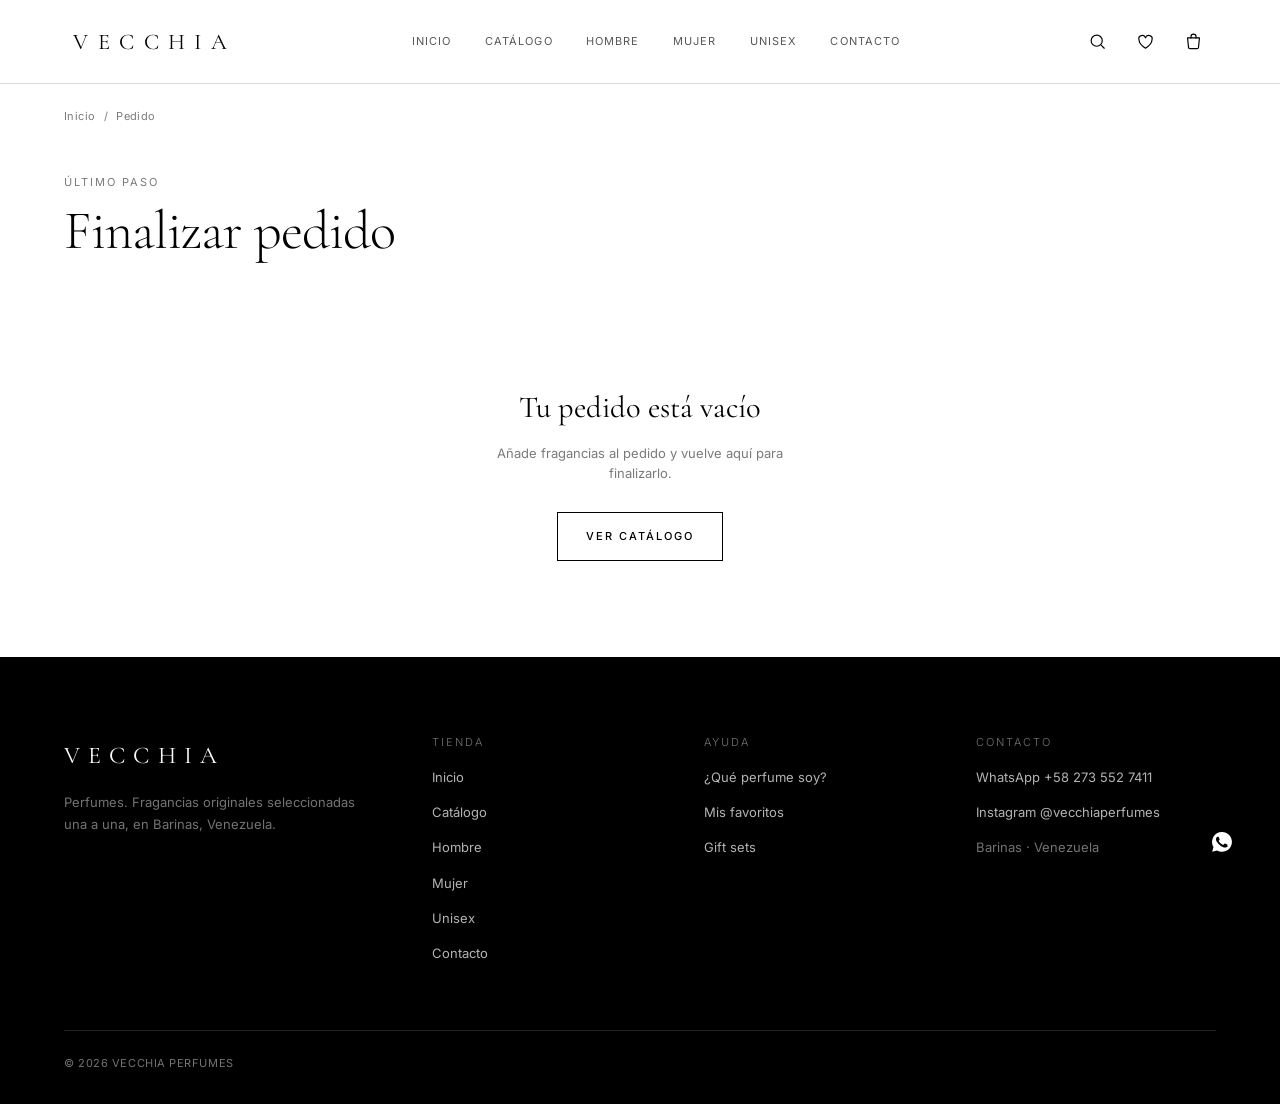
<file: checkout.html>
<!DOCTYPE html>
<html lang="es">
<head>
<meta charset="UTF-8">
<meta name="viewport" content="width=device-width,initial-scale=1,viewport-fit=cover">
<title>Finalizar pedido | VECCHIA PERFUMES</title>
<meta name="description" content="Revisa tu pedido y envíanoslo por WhatsApp para coordinar pago y entrega.">
<meta name="theme-color" content="#000000">
<link rel="canonical" href="https://prueba-vou6.vercel.app/checkout.html">
<meta property="og:type" content="website">
<meta property="og:site_name" content="VECCHIA PERFUMES">
<meta property="og:locale" content="es_VE">
<meta property="og:title" content="Finalizar pedido | VECCHIA PERFUMES">
<meta property="og:description" content="Revisa tu pedido y envíanoslo por WhatsApp para coordinar pago y entrega.">
<meta property="og:url" content="https://prueba-vou6.vercel.app/checkout.html">
<meta property="og:image" content="https://images.unsplash.com/photo-1541643600914-78b084683601?w=1800&q=80">
<meta name="twitter:card" content="summary_large_image">
<meta name="twitter:title" content="Finalizar pedido | VECCHIA PERFUMES">
<meta name="twitter:description" content="Revisa tu pedido y envíanoslo por WhatsApp para coordinar pago y entrega.">
<meta name="twitter:image" content="https://images.unsplash.com/photo-1541643600914-78b084683601?w=1800&q=80">
<link rel="icon" href="data:image/svg+xml,%3Csvg xmlns='http://www.w3.org/2000/svg' viewBox='0 0 32 32'%3E%3Crect width='32' height='32' fill='%23000'/%3E%3Ctext x='16' y='23' font-family='Georgia,serif' font-size='19' fill='%23fff' text-anchor='middle'%3EV%3C/text%3E%3C/svg%3E">
<link rel="preconnect" href="https://fonts.googleapis.com"><link rel="preconnect" href="https://fonts.gstatic.com" crossorigin><link href="https://fonts.googleapis.com/css2?family=Cormorant+Garamond:ital,wght@0,300;0,400;0,500;1,300;1,400&family=Inter:wght@300;400;500;600&display=swap" rel="stylesheet">
<link rel="stylesheet" href="vecchia.css">
</head>
<body>
<a class="skip-link" href="#main">Saltar al contenido</a>
<noscript><div style="padding:1rem;background:#000;color:#fff;text-align:center;font-size:.85rem">
Esta tienda necesita JavaScript para el catálogo y el pedido.
<a href="https://wa.me/582735527411" style="color:#fff;text-decoration:underline">Escríbenos por WhatsApp</a>.
</div></noscript>

<main id="main" class="page">
  <div class="wrap">
    <nav class="crumbs" aria-label="Ruta"><a href="index.html">Inicio</a><span>/</span><span>Pedido</span></nav>
    <header class="page-head">
      <p class="eyebrow">Último paso</p>
      <h1 class="section-title">Finalizar pedido</h1>
    </header>

    <div id="ck-empty" hidden></div>

    <div class="pdp" id="ck-wrap" style="align-items:start">
      <section aria-labelledby="h-resumen">
        <h2 class="eyebrow" id="h-resumen">Resumen</h2>
        <div id="ck-lines"></div>
        <div class="totals mt-3" id="ck-totals"></div>
      </section>

      <section aria-labelledby="h-datos">
        <h2 class="eyebrow" id="h-datos">Tus datos</h2>
        <form id="ck-form" novalidate>
          <div class="filter-row" style="gap:var(--s2)">
            <div class="field" style="flex:1 1 180px">
              <label for="ck-name">Nombre *</label>
              <input id="ck-name" name="name" autocomplete="given-name" required>
              <p class="err" id="err-name"></p>
            </div>
            <div class="field" style="flex:1 1 180px">
              <label for="ck-last">Apellido *</label>
              <input id="ck-last" name="last" autocomplete="family-name" required>
              <p class="err" id="err-last"></p>
            </div>
          </div>
          <div class="filter-row" style="gap:var(--s2)">
            <div class="field" style="flex:1 1 180px">
              <label for="ck-phone">Teléfono / WhatsApp *</label>
              <input id="ck-phone" name="phone" type="tel" inputmode="tel" autocomplete="tel"
                     required placeholder="0414 000 0000">
              <p class="err" id="err-phone"></p>
            </div>
            <div class="field" style="flex:1 1 180px">
              <label for="ck-doc">Cédula / RIF *</label>
              <input id="ck-doc" name="doc" required placeholder="V-12345678">
              <p class="err" id="err-doc"></p>
            </div>
          </div>
          <div class="field">
            <label for="ck-address">Dirección *</label>
            <input id="ck-address" name="address" autocomplete="street-address" required
                   placeholder="Calle, edificio, punto de referencia">
            <p class="err" id="err-address"></p>
          </div>
          <div class="field">
            <label for="ck-city">Ciudad *</label>
            <input id="ck-city" name="city" autocomplete="address-level2" required>
            <p class="err" id="err-city"></p>
          </div>
          <div class="field">
            <label for="ck-pay">Método de pago</label>
            <select id="ck-pay" name="pay" class="field">
              <option>Pago móvil</option>
              <option>Transferencia bancaria</option>
              <option>Efectivo (divisas)</option>
              <option>Zelle</option>
              <option>Lo acuerdo por WhatsApp</option>
            </select>
          </div>
          <div class="field">
            <label for="ck-notes">Notas del pedido (opcional)</label>
            <textarea id="ck-notes" name="notes" rows="3"
              placeholder="Referencia de entrega, horario preferido…"></textarea>
          </div>
          <button class="btn btn--block" type="submit">Enviar pedido por WhatsApp</button>
          <p class="meta mt-3" style="text-transform:none;letter-spacing:0;line-height:1.6">
            Al enviar se abre WhatsApp con el pedido ya redactado. Confirmamos disponibilidad,
            total y forma de pago por ese mismo chat. No se procesa ningún cobro en esta web.
          </p>
        </form>
      </section>
    </div>
  </div>
</main>
<script src="data.js"></script>
<script src="app.js"></script>
<script>
document.addEventListener('vecchia:ready', function () {
  var V = window.Vecchia, $ = V.$, esc = V.esc;

  function render() {
    var lines = V.Cart.detailed();
    var wrap = $('#ck-wrap'), empty = $('#ck-empty');
    if (!lines.length) {
      wrap.hidden = true; empty.hidden = false;
      empty.innerHTML = '<div class="state"><p class="state__title">Tu pedido está vacío</p>' +
        '<p class="state__text">Añade fragancias al pedido y vuelve aquí para finalizarlo.</p>' +
        '<a class="btn" href="catalogo.html">Ver catálogo</a></div>';
      return;
    }
    wrap.hidden = false; empty.hidden = true;

    $('#ck-lines').innerHTML = lines.map(function (l) {
      var p = l.product;
      return '<div class="line">' +
        '<div class="' + V.mediaClass(p, 'line__img') + '">' + V.imgTag(p, 'lazy') + '</div>' +
        '<div>' + (p.brand ? '<p class="line__brand">' + esc(p.brand) + '</p>' : '') +
        '<a class="line__name link-underline" href="producto.html?id=' + esc(p.id) + '">' + esc(p.name) + '</a>' +
        '<div class="line__row"><span class="qty">' +
          '<button data-ck="dec" data-id="' + esc(p.id) + '" aria-label="Quitar una unidad de ' + esc(p.name) + '">−</button>' +
          '<output aria-label="Cantidad">' + l.qty + '</output>' +
          '<button data-ck="inc" data-id="' + esc(p.id) + '" aria-label="Añadir una unidad de ' + esc(p.name) + '">+</button>' +
        '</span><span class="line__price">' + V.money(l.lineCents) + '</span></div>' +
        '<button class="line__remove" data-ck="del" data-id="' + esc(p.id) + '">Eliminar</button>' +
        '</div></div>';
    }).join('');

    $('#ck-totals').innerHTML =
      '<div class="t-sub"><span>Subtotal (' + V.Cart.count() + ' art.)</span><span>' +
        V.money(V.Cart.subtotalCents()) + '</span></div>' +
      '<div class="t-sub"><span>Envío</span><span>Se coordina por WhatsApp</span></div>' +
      '<div class="t-total"><span>Total</span><span>' + V.money(V.Cart.totalCents()) + '</span></div>' +
      (V.Rate.bs(V.Cart.totalCents())
        ? '<div class="t-sub t-bs"><span>' + esc(V.Rate.stamp()) + '</span><span>' +
          esc(V.Rate.bs(V.Cart.totalCents())) + '</span></div>' : '');
  }

  document.addEventListener('click', function (e) {
    var b = e.target.closest('[data-ck]'); if (!b) return;
    var id = b.getAttribute('data-id'), a = b.getAttribute('data-ck');
    if (a === 'inc') V.Cart.setQty(id, V.Cart.qtyOf(id) + 1);
    if (a === 'dec') V.Cart.setQty(id, V.Cart.qtyOf(id) - 1);
    if (a === 'del') V.Cart.remove(id);
  });
  document.addEventListener('vecchia:ui', render);
  document.addEventListener('vecchia:rate', render);
  render();

  var form = $('#ck-form');
  var RULES = {
    name:    function (v) { return v.trim().length >= 2 || 'Escribe tu nombre.'; },
    last:    function (v) { return v.trim().length >= 2 || 'Escribe tu apellido.'; },
    phone:   function (v) { return (v.replace(/[^0-9]/g, '').length >= 7) || 'Escribe un teléfono válido.'; },
    doc:     function (v) { return (v.replace(/[^0-9]/g, '').length >= 6) || 'Escribe tu cédula o RIF.'; },
    address: function (v) { return v.trim().length >= 5 || 'Escribe tu dirección.'; },
    city:    function (v) { return v.trim().length >= 2 || 'Indica tu ciudad.'; }
  };

  function validate(showAll) {
    var ok = true, firstBad = null;
    Object.keys(RULES).forEach(function (k) {
      var input = form.elements[k], msg = RULES[k](input.value);
      var err = $('#err-' + k);
      if (msg !== true) {
        ok = false;
        if (showAll || input.dataset.touched) {
          err.textContent = msg;
          input.setAttribute('aria-invalid', 'true');
          if (!firstBad) firstBad = input;
        }
      } else { err.textContent = ''; input.removeAttribute('aria-invalid'); }
    });
    return { ok: ok, firstBad: firstBad };
  }

  Object.keys(RULES).forEach(function (k) {
    form.elements[k].addEventListener('blur', function () { this.dataset.touched = '1'; validate(false); });
    form.elements[k].addEventListener('input', function () { validate(false); });
  });

  form.addEventListener('submit', function (e) {
    e.preventDefault();
    var lines = V.Cart.detailed();
    if (!lines.length) { V.Toast.show('Tu pedido está vacío'); return; }
    var r = validate(true);
    if (!r.ok) { if (r.firstBad) r.firstBad.focus(); V.Toast.show('Revisa los datos marcados'); return; }

    var f = form.elements;
    var bsTotal = V.Rate.bs(V.Cart.totalCents());
    var NL = String.fromCharCode(10);   // salto de línea real en WhatsApp
    var out = ['Hola, quiero realizar este pedido en Vecchia Perfumes:', ''];
    lines.forEach(function (l) {
      out.push(l.product.name + ' x ' + l.qty + ' - ' + V.money(l.lineCents));
    });
    out.push('');
    out.push('Subtotal: ' + V.money(V.Cart.subtotalCents()));
    out.push('Total: ' + V.money(V.Cart.totalCents()));
    if (bsTotal) out.push('Equivalente: ' + bsTotal);
    out.push('');
    out.push('Nombre: ' + f.name.value.trim() + ' ' + f.last.value.trim());
    out.push('Telefono: ' + f.phone.value.trim());
    out.push('Cedula / RIF: ' + f.doc.value.trim());
    out.push('Direccion: ' + f.address.value.trim());
    out.push('Ciudad: ' + f.city.value.trim());
    out.push('Metodo de pago: ' + f.pay.value);
    if (f.notes.value.trim()) out.push('Notas: ' + f.notes.value.trim());
    var txt = out.join(NL);

    window.open(V.waLink(txt), '_blank', 'noopener');
    V.Toast.show('Abriendo WhatsApp con tu pedido', 'check');
  });
});
</script>
</body>
</html>
</file>
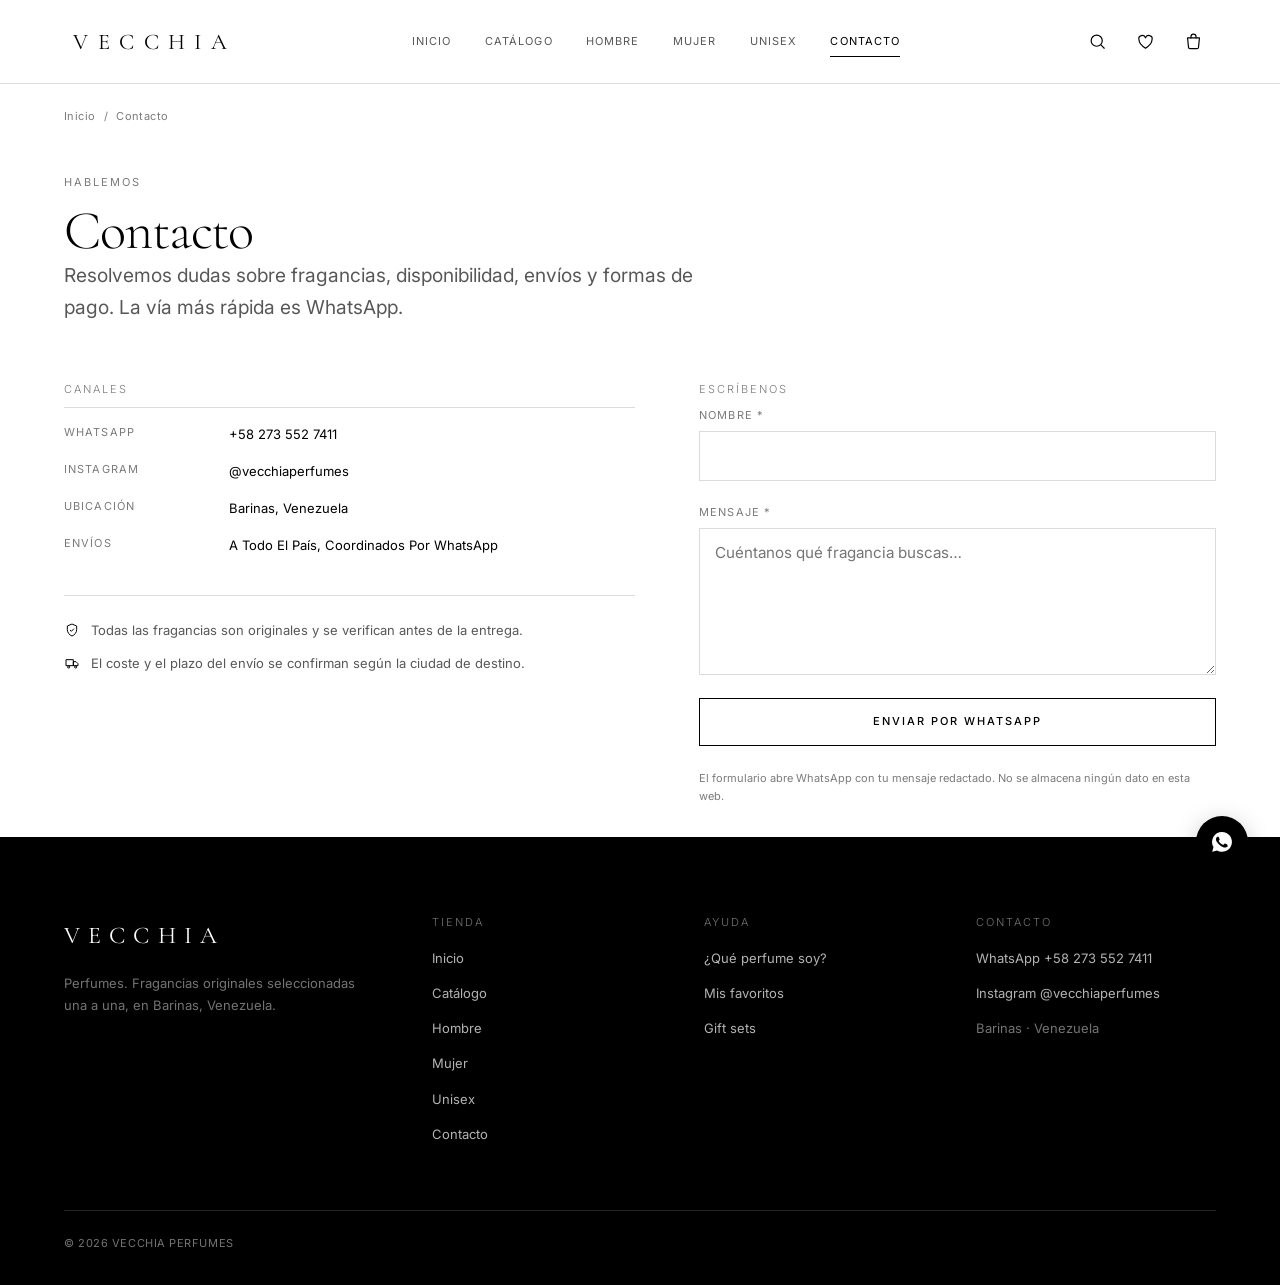
<file: contacto.html>
<!DOCTYPE html>
<html lang="es">
<head>
<meta charset="UTF-8">
<meta name="viewport" content="width=device-width,initial-scale=1,viewport-fit=cover">
<title>Contacto y envíos | VECCHIA PERFUMES</title>
<meta name="description" content="Escríbenos por WhatsApp o Instagram. Envíos a toda Venezuela desde Barinas.">
<meta name="theme-color" content="#000000">
<link rel="canonical" href="https://prueba-vou6.vercel.app/contacto.html">
<meta property="og:type" content="website">
<meta property="og:site_name" content="VECCHIA PERFUMES">
<meta property="og:locale" content="es_VE">
<meta property="og:title" content="Contacto y envíos | VECCHIA PERFUMES">
<meta property="og:description" content="Escríbenos por WhatsApp o Instagram. Envíos a toda Venezuela desde Barinas.">
<meta property="og:url" content="https://prueba-vou6.vercel.app/contacto.html">
<meta property="og:image" content="https://images.unsplash.com/photo-1541643600914-78b084683601?w=1800&q=80">
<meta name="twitter:card" content="summary_large_image">
<meta name="twitter:title" content="Contacto y envíos | VECCHIA PERFUMES">
<meta name="twitter:description" content="Escríbenos por WhatsApp o Instagram. Envíos a toda Venezuela desde Barinas.">
<meta name="twitter:image" content="https://images.unsplash.com/photo-1541643600914-78b084683601?w=1800&q=80">
<link rel="icon" href="data:image/svg+xml,%3Csvg xmlns='http://www.w3.org/2000/svg' viewBox='0 0 32 32'%3E%3Crect width='32' height='32' fill='%23000'/%3E%3Ctext x='16' y='23' font-family='Georgia,serif' font-size='19' fill='%23fff' text-anchor='middle'%3EV%3C/text%3E%3C/svg%3E">
<link rel="preconnect" href="https://fonts.googleapis.com"><link rel="preconnect" href="https://fonts.gstatic.com" crossorigin><link href="https://fonts.googleapis.com/css2?family=Cormorant+Garamond:ital,wght@0,300;0,400;0,500;1,300;1,400&family=Inter:wght@300;400;500;600&display=swap" rel="stylesheet">
<link rel="stylesheet" href="vecchia.css">
</head>
<body>
<a class="skip-link" href="#main">Saltar al contenido</a>
<noscript><div style="padding:1rem;background:#000;color:#fff;text-align:center;font-size:.85rem">
Esta tienda necesita JavaScript para el catálogo y el pedido.
<a href="https://wa.me/582735527411" style="color:#fff;text-decoration:underline">Escríbenos por WhatsApp</a>.
</div></noscript>

<main id="main" class="page">
  <div class="wrap">
    <nav class="crumbs" aria-label="Ruta"><a href="index.html">Inicio</a><span>/</span><span>Contacto</span></nav>
    <header class="page-head">
      <p class="eyebrow">Hablemos</p>
      <h1 class="section-title">Contacto</h1>
      <p class="lede">Resolvemos dudas sobre fragancias, disponibilidad, envíos y formas de pago.
        La vía más rápida es WhatsApp.</p>
    </header>

    <div class="pdp" style="align-items:start">
      <section aria-labelledby="h-canales">
        <h2 class="eyebrow" id="h-canales">Canales</h2>
        <dl class="spec">
          <dt>WhatsApp</dt>
          <dd><a class="link-underline" href="https://wa.me/582735527411" target="_blank" rel="noopener">+58 273 552 7411</a></dd>
          <dt>Instagram</dt>
          <dd><a class="link-underline" href="https://instagram.com/vecchiaperfumes" target="_blank" rel="noopener">@vecchiaperfumes</a></dd>
          <dt>Ubicación</dt><dd>Barinas, Venezuela</dd>
          <dt>Envíos</dt><dd>A todo el país, coordinados por WhatsApp</dd>
        </dl>
        <ul class="trust">
          <li>{shield}<span>Todas las fragancias son originales y se verifican antes de la entrega.</span></li>
          <li>{ship}<span>El coste y el plazo del envío se confirman según la ciudad de destino.</span></li>
        </ul>
      </section>

      <section aria-labelledby="h-msg">
        <h2 class="eyebrow" id="h-msg">Escríbenos</h2>
        <form id="ct-form" novalidate>
          <div class="field">
            <label for="ct-name">Nombre *</label>
            <input id="ct-name" name="name" autocomplete="name" required>
            <p class="err" id="cterr-name"></p>
          </div>
          <div class="field">
            <label for="ct-msg">Mensaje *</label>
            <textarea id="ct-msg" name="msg" rows="5" required
              placeholder="Cuéntanos qué fragancia buscas…"></textarea>
            <p class="err" id="cterr-msg"></p>
          </div>
          <button class="btn btn--block" type="submit">Enviar por WhatsApp</button>
          <p class="meta mt-3" style="text-transform:none;letter-spacing:0;line-height:1.6">
            El formulario abre WhatsApp con tu mensaje redactado. No se almacena ningún dato en esta web.
          </p>
        </form>
      </section>
    </div>
  </div>
</main>
<script src="data.js"></script>
<script src="app.js"></script>
<script>
document.addEventListener('vecchia:ready', function () {
  var V = window.Vecchia;
  document.querySelectorAll('.trust li').forEach(function (li) {
    li.innerHTML = li.innerHTML.replace('{shield}', V.ICON.shield).replace('{ship}', V.ICON.ship);
  });
  var form = V.$('#ct-form');
  form.addEventListener('submit', function (e) {
    e.preventDefault();
    var n = form.elements.name, m = form.elements.msg, ok = true;
    V.$('#cterr-name').textContent = '';
    V.$('#cterr-msg').textContent = '';
    if (n.value.trim().length < 3) { V.$('#cterr-name').textContent = 'Escribe tu nombre.'; n.setAttribute('aria-invalid','true'); ok = false; }
    else n.removeAttribute('aria-invalid');
    if (m.value.trim().length < 5) { V.$('#cterr-msg').textContent = 'Escribe tu mensaje.'; m.setAttribute('aria-invalid','true'); ok = false; }
    else m.removeAttribute('aria-invalid');
    if (!ok) { (n.getAttribute('aria-invalid') ? n : m).focus(); return; }
    window.open(V.waLink('Hola VECCHIA, soy ' + n.value.trim() + '.\n\n' + m.value.trim()), '_blank', 'noopener');
    V.Toast.show('Abriendo WhatsApp', 'check');
  });
});
</script>
</body>
</html>
</file>
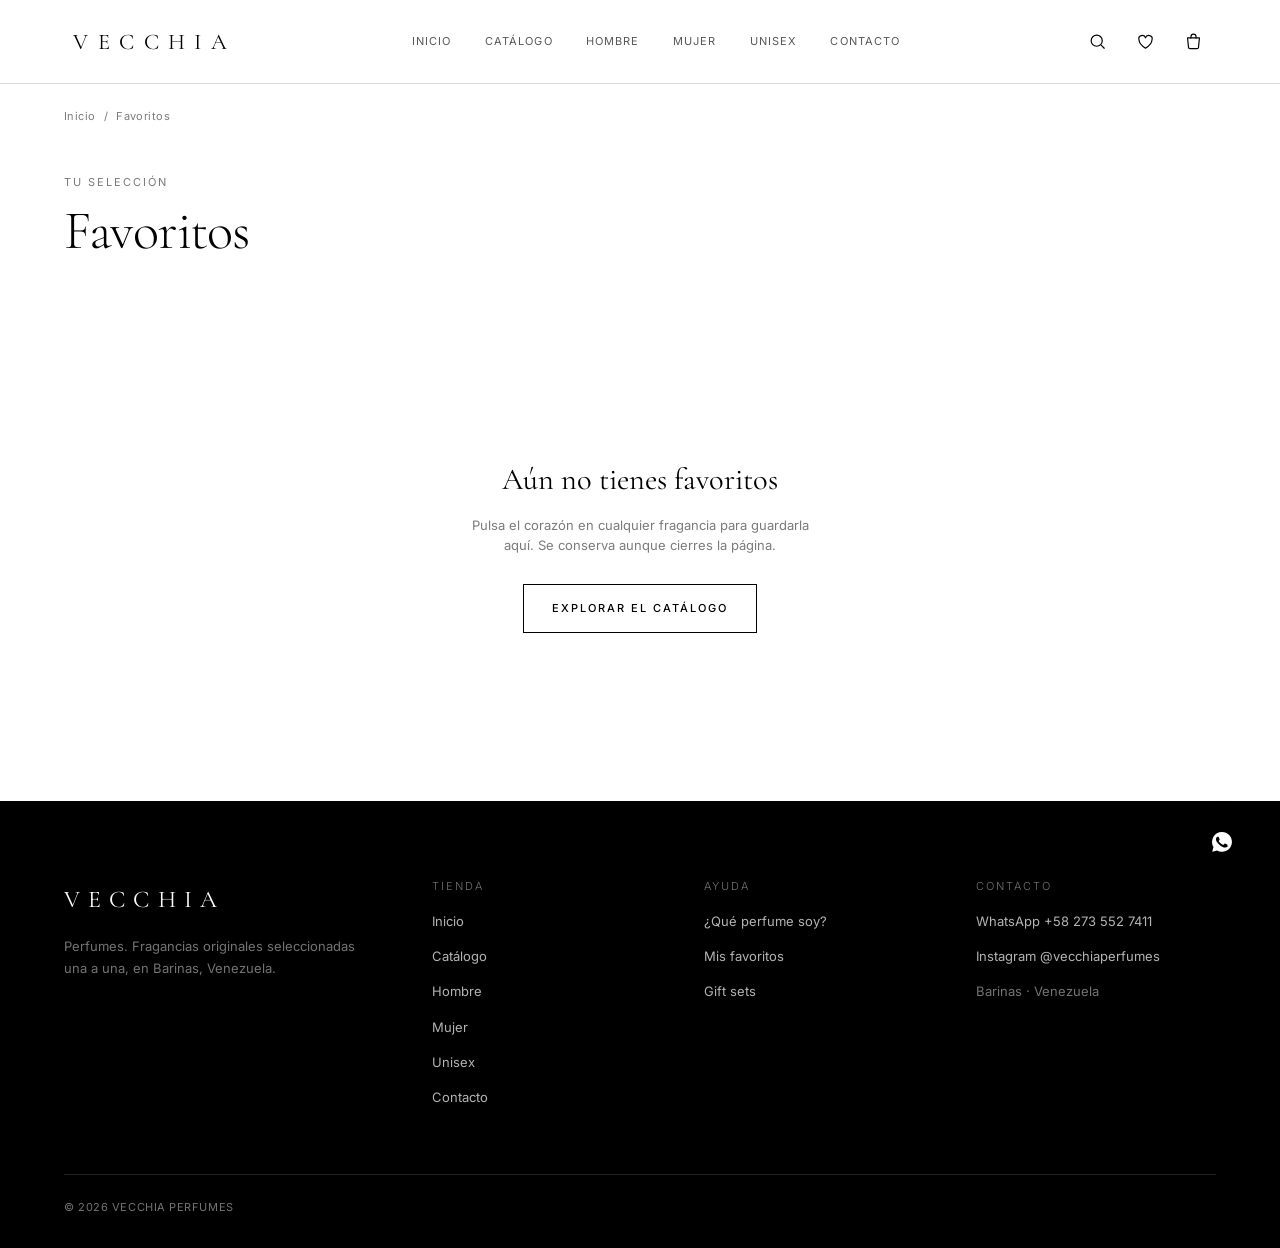
<file: favoritos.html>
<!DOCTYPE html>
<html lang="es">
<head>
<meta charset="UTF-8">
<meta name="viewport" content="width=device-width,initial-scale=1,viewport-fit=cover">
<title>Mis favoritos | VECCHIA PERFUMES</title>
<meta name="description" content="Las fragancias que has guardado en VECCHIA Perfumes.">
<meta name="theme-color" content="#000000">
<link rel="canonical" href="https://prueba-vou6.vercel.app/favoritos.html">
<meta property="og:type" content="website">
<meta property="og:site_name" content="VECCHIA PERFUMES">
<meta property="og:locale" content="es_VE">
<meta property="og:title" content="Mis favoritos | VECCHIA PERFUMES">
<meta property="og:description" content="Las fragancias que has guardado en VECCHIA Perfumes.">
<meta property="og:url" content="https://prueba-vou6.vercel.app/favoritos.html">
<meta property="og:image" content="https://images.unsplash.com/photo-1541643600914-78b084683601?w=1800&q=80">
<meta name="twitter:card" content="summary_large_image">
<meta name="twitter:title" content="Mis favoritos | VECCHIA PERFUMES">
<meta name="twitter:description" content="Las fragancias que has guardado en VECCHIA Perfumes.">
<meta name="twitter:image" content="https://images.unsplash.com/photo-1541643600914-78b084683601?w=1800&q=80">
<link rel="icon" href="data:image/svg+xml,%3Csvg xmlns='http://www.w3.org/2000/svg' viewBox='0 0 32 32'%3E%3Crect width='32' height='32' fill='%23000'/%3E%3Ctext x='16' y='23' font-family='Georgia,serif' font-size='19' fill='%23fff' text-anchor='middle'%3EV%3C/text%3E%3C/svg%3E">
<link rel="preconnect" href="https://fonts.googleapis.com"><link rel="preconnect" href="https://fonts.gstatic.com" crossorigin><link href="https://fonts.googleapis.com/css2?family=Cormorant+Garamond:ital,wght@0,300;0,400;0,500;1,300;1,400&family=Inter:wght@300;400;500;600&display=swap" rel="stylesheet">
<link rel="stylesheet" href="vecchia.css">
</head>
<body>
<a class="skip-link" href="#main">Saltar al contenido</a>
<noscript><div style="padding:1rem;background:#000;color:#fff;text-align:center;font-size:.85rem">
Esta tienda necesita JavaScript para el catálogo y el pedido.
<a href="https://wa.me/582735527411" style="color:#fff;text-decoration:underline">Escríbenos por WhatsApp</a>.
</div></noscript>

<main id="main" class="page">
  <div class="wrap">
    <nav class="crumbs" aria-label="Ruta"><a href="index.html">Inicio</a><span>/</span><span>Favoritos</span></nav>
    <header class="page-head">
      <p class="eyebrow">Tu selección</p>
      <h1 class="section-title">Favoritos</h1>
      <p class="count" id="fav-count" aria-live="polite"></p>
    </header>
    <section class="section--tight">
      <div class="grid" id="fav-grid"></div>
      <div id="fav-empty" hidden></div>
    </section>
  </div>
</main>
<script src="data.js"></script>
<script src="app.js"></script>
<script>
document.addEventListener('vecchia:ready', function () {
  var V = window.Vecchia;
  function render() {
    var list = V.Wish.products();
    V.$('#fav-count').textContent = list.length
      ? list.length + (list.length === 1 ? ' fragancia guardada' : ' fragancias guardadas') : '';
    var empty = V.$('#fav-empty');
    if (!list.length) {
      empty.hidden = false;
      empty.innerHTML = '<div class="state"><p class="state__title">Aún no tienes favoritos</p>' +
        '<p class="state__text">Pulsa el corazón en cualquier fragancia para guardarla aquí. ' +
        'Se conserva aunque cierres la página.</p>' +
        '<a class="btn" href="catalogo.html">Explorar el catálogo</a></div>';
      V.$('#fav-grid').innerHTML = '';
      return;
    }
    empty.hidden = true; empty.innerHTML = '';
    V.renderGrid(V.$('#fav-grid'), list);
  }
  render();
  document.addEventListener('vecchia:ui', render);
});
</script>
</body>
</html>
</file>
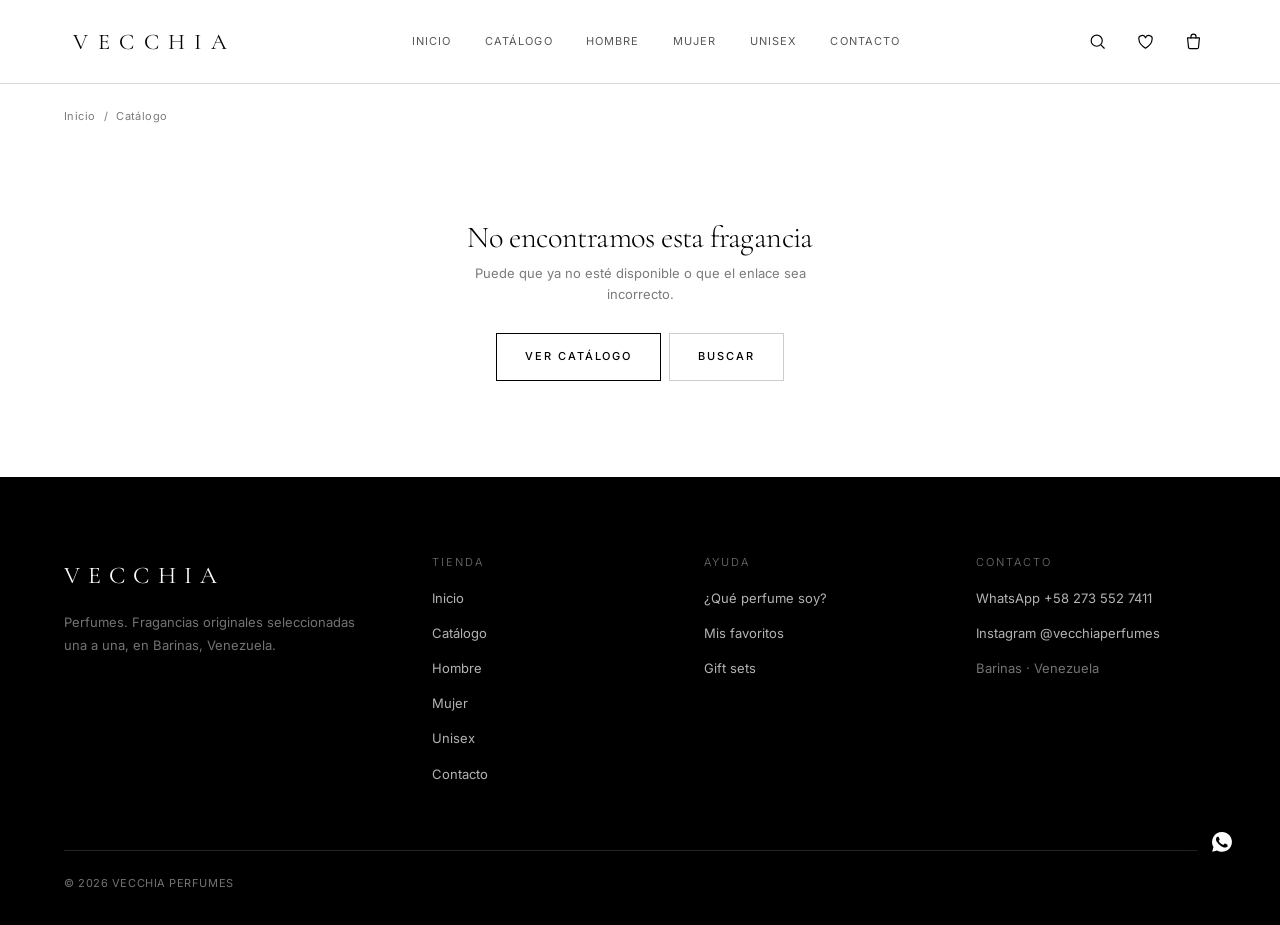
<file: producto.html>
<!DOCTYPE html>
<html lang="es">
<head>
<meta charset="UTF-8">
<meta name="viewport" content="width=device-width,initial-scale=1,viewport-fit=cover">
<title>Producto | VECCHIA PERFUMES</title>
<meta name="description" content="Ficha de producto: notas olfativas, precio y disponibilidad. Fragancias originales con envío a toda Venezuela.">
<meta name="theme-color" content="#000000">
<link rel="canonical" href="https://prueba-vou6.vercel.app/producto.html">
<meta property="og:type" content="website">
<meta property="og:site_name" content="VECCHIA PERFUMES">
<meta property="og:locale" content="es_VE">
<meta property="og:title" content="Producto | VECCHIA PERFUMES">
<meta property="og:description" content="Ficha de producto: notas olfativas, precio y disponibilidad. Fragancias originales con envío a toda Venezuela.">
<meta property="og:url" content="https://prueba-vou6.vercel.app/producto.html">
<meta property="og:image" content="https://images.unsplash.com/photo-1541643600914-78b084683601?w=1800&q=80">
<meta name="twitter:card" content="summary_large_image">
<meta name="twitter:title" content="Producto | VECCHIA PERFUMES">
<meta name="twitter:description" content="Ficha de producto: notas olfativas, precio y disponibilidad. Fragancias originales con envío a toda Venezuela.">
<meta name="twitter:image" content="https://images.unsplash.com/photo-1541643600914-78b084683601?w=1800&q=80">
<link rel="icon" href="data:image/svg+xml,%3Csvg xmlns='http://www.w3.org/2000/svg' viewBox='0 0 32 32'%3E%3Crect width='32' height='32' fill='%23000'/%3E%3Ctext x='16' y='23' font-family='Georgia,serif' font-size='19' fill='%23fff' text-anchor='middle'%3EV%3C/text%3E%3C/svg%3E">
<link rel="preconnect" href="https://fonts.googleapis.com"><link rel="preconnect" href="https://fonts.gstatic.com" crossorigin><link href="https://fonts.googleapis.com/css2?family=Cormorant+Garamond:ital,wght@0,300;0,400;0,500;1,300;1,400&family=Inter:wght@300;400;500;600&display=swap" rel="stylesheet">
<link rel="stylesheet" href="vecchia.css">
</head>
<body>
<a class="skip-link" href="#main">Saltar al contenido</a>
<noscript><div style="padding:1rem;background:#000;color:#fff;text-align:center;font-size:.85rem">
Esta tienda necesita JavaScript para el catálogo y el pedido.
<a href="https://wa.me/582735527411" style="color:#fff;text-decoration:underline">Escríbenos por WhatsApp</a>.
</div></noscript>

<main id="main" class="page">
  <div class="wrap">
    <nav class="crumbs" aria-label="Ruta" id="pdp-crumbs">
      <a href="index.html">Inicio</a><span>/</span><a href="catalogo.html">Catálogo</a>
    </nav>
    <div id="pdp-root">
      <div class="pdp">
        <div class="pdp__media skeleton"></div>
        <div>
          <h1 class="sr-only">Cargando fragancia</h1>
          <div class="skeleton sk-line" style="width:30%"></div>
          <div class="skeleton sk-line" style="height:36px"></div>
          <div class="skeleton sk-line sk-line--sm"></div></div>
      </div>
    </div>
  </div>

  <section class="section" id="pdp-related-wrap" hidden>
    <div class="wrap">
      <div class="section-head"><div><p class="eyebrow">También te puede gustar</p>
        <h2 class="section-title">Fragancias relacionadas</h2></div></div>
      <div class="grid" id="pdp-related"></div>
    </div>
  </section>
</main>
<script src="data.js"></script>
<script src="app.js"></script>
<script>
document.addEventListener('vecchia:ready', function () {
  var V = window.Vecchia, $ = V.$, esc = V.esc;
  var id = new URLSearchParams(location.search).get('id');
  var p = id && V.byId[id];
  var root = $('#pdp-root');

  if (!p) {
    document.title = 'Producto no encontrado | VECCHIA PERFUMES';
    root.innerHTML = '<div class="state"><h1 class="state__title">No encontramos esta fragancia</h1>' +
      '<p class="state__text">Puede que ya no esté disponible o que el enlace sea incorrecto.</p>' +
      '<div class="state__suggest"><a class="btn" href="catalogo.html">Ver catálogo</a>' +
      '<button class="btn btn--ghost" data-open-search>Buscar</button></div></div>';
    return;
  }

  document.title = p.name + ' | VECCHIA PERFUMES';
  var d = document.querySelector('meta[name="description"]');
  if (d) d.setAttribute('content', (p.desc || p.name) + ' — ' + p.brand + '. VECCHIA Perfumes.');
  var ogt = document.querySelector('meta[property="og:title"]');
  if (ogt) ogt.setAttribute('content', p.name + ' | VECCHIA PERFUMES');
  var ogi = document.querySelector('meta[property="og:image"]');
  if (ogi && p.image) ogi.setAttribute('content', p.image);
  var can = document.querySelector('link[rel="canonical"]');
  if (can) can.setAttribute('href', can.getAttribute('href').split('?')[0] + '?id=' + p.id);

  var ld = document.createElement('script');
  ld.type = 'application/ld+json';
  ld.textContent = JSON.stringify({
    '@context': 'https://schema.org', '@type': 'Product',
    name: p.name, brand: { '@type': 'Brand', name: p.brand },
    image: p.image ? [p.image] : undefined,
    description: p.desc || (p.name + ' — fragancia disponible en VECCHIA Perfumes.'),
    offers: {
      '@type': 'Offer', price: p.price, priceCurrency: 'USD',
      availability: p.soldOut ? 'https://schema.org/OutOfStock' : 'https://schema.org/InStock'
    }
  });
  document.head.appendChild(ld);

  $('#pdp-crumbs').insertAdjacentHTML('beforeend',
    '<span>/</span><span>' + esc(p.name) + '</span>');

  var notes = p.notes;
  var fav = V.Wish.has(p.id);
  // Bs solo si hay una tasa válida; si no, la línea no existe
  var bs = p.price ? V.Rate.bs(V.toCents(p.price)) : '';

  root.innerHTML =
    '<div class="pdp">' +
      '<div class="' + V.mediaClass(p, 'pdp__media') + '">' + V.imgTag(p) + '</div>' +
      '<div class="pdp__info">' +
        '<p class="eyebrow">' + esc(p.brand ? p.brand + ' · ' + p.familyLabel : p.familyLabel) + '</p>' +
        '<h1>' + esc(p.name) + '</h1>' +
        '<p class="pdp__price">' + (p.price ? V.money(V.toCents(p.price)) : 'Consultar precio') +
          (p.soldOut ? ' <span class="flag flag--out" style="vertical-align:middle">Agotado</span>' : '') + '</p>' +
        (bs ? '<p class="pdp__bs">' + esc(bs) +
              (V.Rate.stamp() ? '<span class="pdp__ratestamp" style="display:block">' +
                esc(V.Rate.stamp()) + '</span>' : '') + '</p>' : '') +
        (p.desc ? '<p class="pdp__desc">' + esc(p.desc) + '</p>' : '') +

        '<div class="pdp__buy" data-qty-scope>' +
          (p.soldOut ? '' :
            '<span class="qty">' +
              '<button type="button" data-q="-1" aria-label="Quitar una unidad">−</button>' +
              '<output id="pdp-qty" aria-label="Cantidad">1</output>' +
              '<button type="button" data-q="1" aria-label="Añadir una unidad">+</button>' +
            '</span>') +
          (p.soldOut
            ? '<a class="btn btn--block" href="' + V.waLink('Hola VECCHIA, ¿cuándo tendrán stock de ' + p.name + '?') +
              '" target="_blank" rel="noopener">Avísame cuando llegue</a>'
            : '<button class="btn" data-add="' + esc(p.id) + '">Añadir al pedido</button>') +
          '<button class="fav" style="position:static;width:48px;height:48px;border-radius:0" ' +
            'data-fav="' + esc(p.id) + '" aria-pressed="' + fav + '" ' +
            'aria-label="Guardar ' + esc(p.name) + ' en favoritos">' + V.ICON.heart + '</button>' +
        '</div>' +

        (p.soldOut ? '' :
          '<a class="btn btn--ghost btn--block" href="' +
          V.waLink('Hola VECCHIA, quiero pedir: ' + p.name + ' (' + V.money(V.toCents(p.price)) + ')') +
          '" target="_blank" rel="noopener">Comprar ahora por WhatsApp</a>') +

        '<dl class="spec mt-3">' +
          (p.brand ? '<dt>Marca</dt><dd>' + esc(p.brand) + '</dd>' : '') +
          '<dt>Categoría</dt><dd>' + esc(p.familyLabel) + '</dd>' +
          (p.genderLabel ? '<dt>Género</dt><dd>' + esc(p.genderLabel) + '</dd>' : '') +
          (p.conc ? '<dt>Concentración</dt><dd>' + esc(p.conc) + '</dd>' : '') +
          (p.size ? '<dt>Tamaño</dt><dd>' + esc(p.size) + '</dd>' : '') +
          (notes && notes.familia ? '<dt>Familia olfativa</dt><dd>' + esc(notes.familia) + '</dd>' : '') +
          (p.tags && p.tags.length ? '<dt>Perfil</dt><dd>' + esc(p.tags.join(' · ')) + '</dd>' : '') +
          '<dt>Disponibilidad</dt><dd>' + (p.soldOut ? 'Sin stock' : 'En stock') + '</dd>' +
        '</dl>' +

        (notes ?
          '<div class="mt-3"><p class="eyebrow">Pirámide olfativa</p>' +
          '<dl class="notes-grid">' +
            (notes.top   ? '<div class="note"><dt>Salida</dt><dd>' + esc(notes.top) + '</dd></div>' : '') +
            (notes.heart ? '<div class="note"><dt>Corazón</dt><dd>' + esc(notes.heart) + '</dd></div>' : '') +
            (notes.base  ? '<div class="note"><dt>Fondo</dt><dd>' + esc(notes.base) + '</dd></div>' : '') +
          '</dl></div>' : '') +

        '<ul class="trust">' +
          '<li>' + V.ICON.shield + '<span>Fragancia original. Verificamos cada unidad antes de entregarla.</span></li>' +
          '<li>' + V.ICON.ship + '<span>Envíos a toda Venezuela. Coordinamos entrega y pago por WhatsApp.</span></li>' +
        '</ul>' +
      '</div>' +
    '</div>';

  var out = $('#pdp-qty');
  root.addEventListener('click', function (e) {
    var b = e.target.closest('[data-q]'); if (!b || !out) return;
    var n = Math.max(1, Math.min(99, (parseInt(out.textContent, 10) || 1) + parseInt(b.getAttribute('data-q'), 10)));
    out.textContent = n;
  });

  document.addEventListener('vecchia:rate', function () {
    var box = V.$('.pdp__bs'), val = p.price ? V.Rate.bs(V.toCents(p.price)) : '';
    if (box && val) {
      box.innerHTML = esc(val) + (V.Rate.stamp()
        ? '<span class="pdp__ratestamp" style="display:block">' + esc(V.Rate.stamp()) + '</span>' : '');
    }
  });

  var rel = V.products.filter(function (x) {
    return x.id !== p.id && (x.brand === p.brand || x.family === p.family);
  }).sort(function (a, b) {
    var sa = (a.brand === p.brand ? 0 : 1), sb = (b.brand === p.brand ? 0 : 1);
    if (sa !== sb) return sa - sb;
    if (a.soldOut !== b.soldOut) return a.soldOut ? 1 : -1;
    return 0;
  }).slice(0, 4);
  if (rel.length) {
    $('#pdp-related-wrap').hidden = false;
    V.renderGrid($('#pdp-related'), rel);
  }
});
</script>
</body>
</html>
</file>
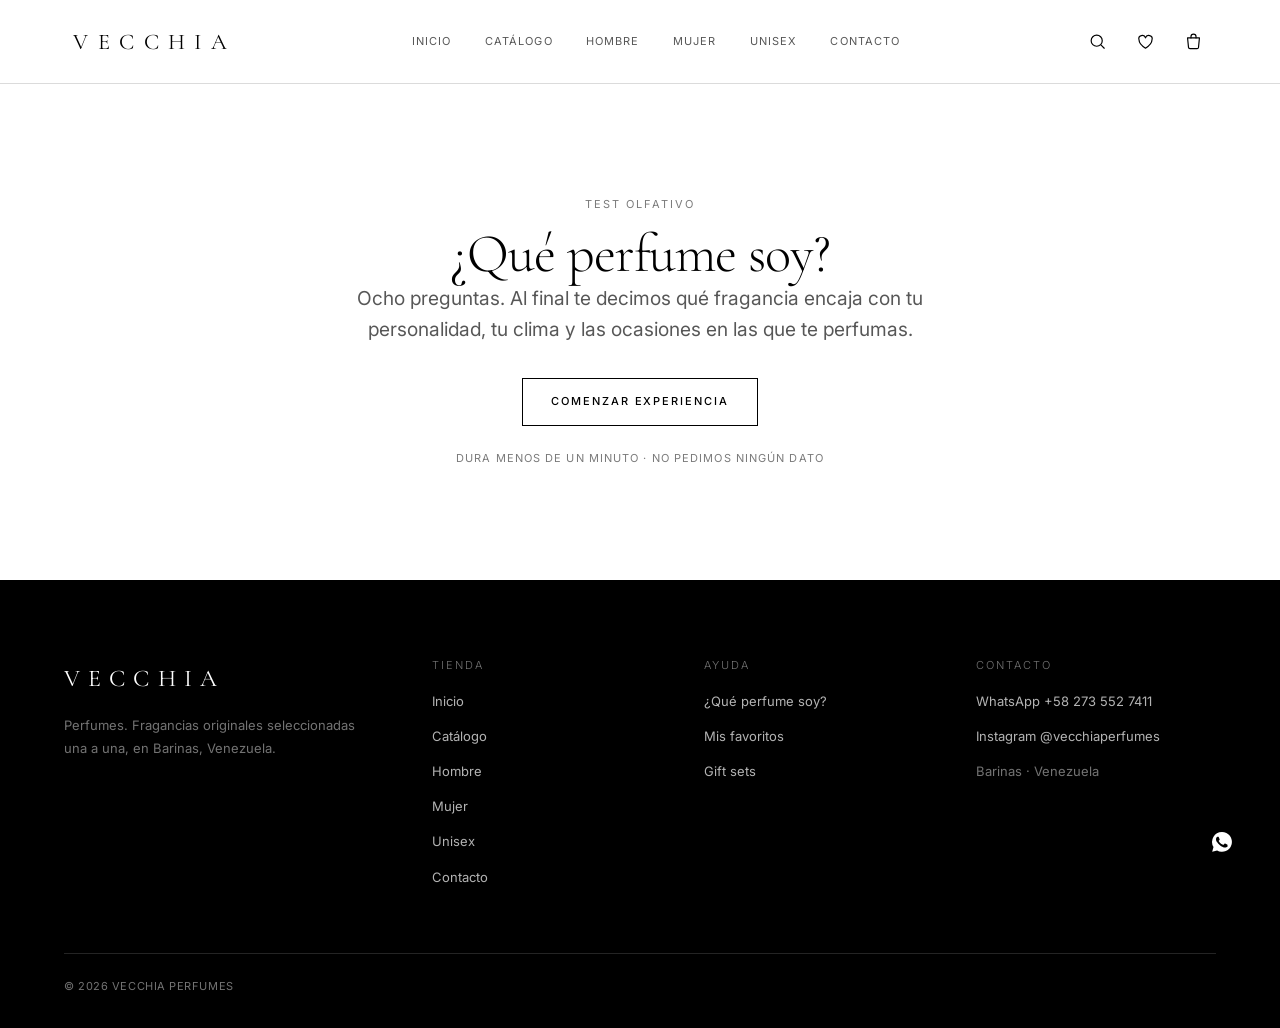
<file: quiz.html>
<!DOCTYPE html>
<html lang="es">
<head>
<meta charset="UTF-8">
<meta name="viewport" content="width=device-width,initial-scale=1,viewport-fit=cover">
<title>¿Qué perfume soy? Test olfativo | VECCHIA PERFUMES</title>
<meta name="description" content="Ocho preguntas para descubrir la fragancia que encaja contigo: personalidad, familia olfativa, ocasión y clima. Test gratuito de VECCHIA Perfumes.">
<meta name="theme-color" content="#000000">
<link rel="canonical" href="https://prueba-vou6.vercel.app/quiz.html">
<meta property="og:type" content="website">
<meta property="og:site_name" content="VECCHIA PERFUMES">
<meta property="og:locale" content="es_VE">
<meta property="og:title" content="¿Qué perfume soy? Test olfativo | VECCHIA PERFUMES">
<meta property="og:description" content="Ocho preguntas para descubrir la fragancia que encaja contigo: personalidad, familia olfativa, ocasión y clima. Test gratuito de VECCHIA Perfumes.">
<meta property="og:url" content="https://prueba-vou6.vercel.app/quiz.html">
<meta property="og:image" content="https://images.unsplash.com/photo-1541643600914-78b084683601?w=1800&q=80">
<meta name="twitter:card" content="summary_large_image">
<meta name="twitter:title" content="¿Qué perfume soy? Test olfativo | VECCHIA PERFUMES">
<meta name="twitter:description" content="Ocho preguntas para descubrir la fragancia que encaja contigo: personalidad, familia olfativa, ocasión y clima. Test gratuito de VECCHIA Perfumes.">
<meta name="twitter:image" content="https://images.unsplash.com/photo-1541643600914-78b084683601?w=1800&q=80">
<link rel="icon" href="data:image/svg+xml,%3Csvg xmlns='http://www.w3.org/2000/svg' viewBox='0 0 32 32'%3E%3Crect width='32' height='32' fill='%23000'/%3E%3Ctext x='16' y='23' font-family='Georgia,serif' font-size='19' fill='%23fff' text-anchor='middle'%3EV%3C/text%3E%3C/svg%3E">
<link rel="preconnect" href="https://fonts.googleapis.com"><link rel="preconnect" href="https://fonts.gstatic.com" crossorigin><link href="https://fonts.googleapis.com/css2?family=Cormorant+Garamond:ital,wght@0,300;0,400;0,500;1,300;1,400&family=Inter:wght@300;400;500;600&display=swap" rel="stylesheet">
<link rel="stylesheet" href="vecchia.css">
</head>
<body>
<a class="skip-link" href="#main">Saltar al contenido</a>
<noscript><div style="padding:1rem;background:#000;color:#fff;text-align:center;font-size:.85rem">
Esta tienda necesita JavaScript para el catálogo y el pedido.
<a href="https://wa.me/582735527411" style="color:#fff;text-decoration:underline">Escríbenos por WhatsApp</a>.
</div></noscript>

<main id="main" class="page">

  <!-- INTRO -->
  <section class="section" id="q-intro">
    <div class="wrap center">
      <p class="eyebrow">Test olfativo</p>
      <h1 class="section-title">¿Qué perfume soy?</h1>
      <p class="lede" style="margin-inline:auto">
        Ocho preguntas. Al final te decimos qué fragancia encaja con tu personalidad,
        tu clima y las ocasiones en las que te perfumas.
      </p>
      <div class="hero__actions" style="justify-content:center">
        <button class="btn" id="q-start">Comenzar experiencia</button>
      </div>
      <p class="meta mt-3">Dura menos de un minuto · No pedimos ningún dato</p>
    </div>
  </section>

  <!-- PREGUNTAS -->
  <section class="section" id="q-play" hidden aria-live="polite">
    <div class="wrap" style="max-width:820px">
      <div style="display:flex;align-items:center;gap:1rem;margin-bottom:2rem">
        <p class="meta" id="q-step">Pregunta 1 de 8</p>
        <div style="flex:1;height:1px;background:var(--ink-12);position:relative">
          <span id="q-bar" style="position:absolute;inset:0 auto 0 0;background:var(--black);
                width:0;transition:width var(--t-base) var(--ease)"></span>
        </div>
      </div>
      <h2 class="section-title" id="q-text" style="margin-bottom:2rem"></h2>
      <div class="stack-sm" id="q-options" role="group" aria-labelledby="q-text"></div>
      <div class="hero__actions">
        <button class="btn btn--ghost" id="q-back">← Anterior</button>
      </div>
    </div>
  </section>

  <!-- ANALIZANDO -->
  <section class="section" id="q-loading" hidden>
    <div class="wrap center">
      <p class="eyebrow">Analizando tus respuestas</p>
      <h2 class="section-title">Buscando tu fragancia</h2>
      <div style="max-width:320px;margin:2rem auto 0;height:1px;background:var(--ink-12);position:relative">
        <span id="q-loadbar" style="position:absolute;inset:0 auto 0 0;background:var(--black);
              width:0;transition:width 1.4s linear"></span>
      </div>
    </div>
  </section>

  <!-- RESULTADO -->
  <section class="section" id="q-result" hidden></section>
</main>
<script src="data.js"></script>
<script src="app.js"></script>
<script>
document.addEventListener('vecchia:ready', function () {
  var V = window.Vecchia, $ = V.$, esc = V.esc;
  var PREGUNTAS = window.VECCHIA_QUIZ_PREGUNTAS || [];
  var PERFUMES  = window.VECCHIA_QUIZ_PERFUMES  || [];

  if (!PREGUNTAS.length || !PERFUMES.length) {
    $('#q-intro').innerHTML = '<div class="wrap"><div class="state">' +
      '<p class="state__title">El test no está disponible</p>' +
      '<p class="state__text">Vuelve a intentarlo en unos minutos.</p>' +
      '<a class="btn" href="catalogo.html">Ver catálogo</a></div></div>';
    return;
  }

  var idx = 0, respuestas = {};
  var elIntro = $('#q-intro'), elPlay = $('#q-play'),
      elLoad = $('#q-loading'), elRes = $('#q-result');

  function show(node) {
    [elIntro, elPlay, elLoad, elRes].forEach(function (n) { n.hidden = n !== node; });
  }

  function paint() {
    var q = PREGUNTAS[idx];
    $('#q-step').textContent = 'Pregunta ' + (idx + 1) + ' de ' + PREGUNTAS.length;
    $('#q-bar').style.width = (idx / PREGUNTAS.length * 100) + '%';
    $('#q-text').textContent = q.texto;
    $('#q-back').style.visibility = idx === 0 ? 'hidden' : 'visible';
    $('#q-options').innerHTML = q.opciones.map(function (o) {
      var on = respuestas[q.id] === o;
      return '<button class="btn ' + (on ? '' : 'btn--ghost') + '" data-opt="' + esc(o) + '" ' +
        'style="justify-content:flex-start;text-align:left">' + esc(o) + '</button>';
    }).join('');
  }

  $('#q-start').addEventListener('click', function () {
    idx = 0; respuestas = {}; show(elPlay); paint();
    elPlay.scrollIntoView({ behavior: 'smooth', block: 'start' });
  });

  $('#q-back').addEventListener('click', function () {
    if (idx > 0) { idx--; paint(); }
  });

  $('#q-options').addEventListener('click', function (e) {
    var b = e.target.closest('[data-opt]'); if (!b) return;
    respuestas[PREGUNTAS[idx].id] = b.getAttribute('data-opt');
    if (idx < PREGUNTAS.length - 1) { idx++; paint(); }
    else finalizar();
  });

  /* Algoritmo original conservado: suma de p.puntos[preguntaId][opcion] */
  function calcular() {
    var scores = {};
    PERFUMES.forEach(function (p) { scores[p.id] = 0; });
    Object.keys(respuestas).forEach(function (pid) {
      var opcion = respuestas[pid];
      PERFUMES.forEach(function (p) {
        var pts = p.puntos && p.puntos[pid];
        if (pts && pts[opcion] !== undefined) scores[p.id] += pts[opcion];
      });
    });
    var best = PERFUMES[0], max = -Infinity;
    PERFUMES.forEach(function (p) {
      if (scores[p.id] > max) { max = scores[p.id]; best = p; }
    });
    return best;
  }

  function finalizar() {
    show(elLoad);
    elLoad.scrollIntoView({ behavior: 'smooth', block: 'start' });
    setTimeout(function () { $('#q-loadbar').style.width = '100%'; }, 60);
    setTimeout(function () { pintarResultado(calcular()); }, 1500);
  }

  function pintarResultado(p) {
    /* ¿Existe esa fragancia en el catálogo? Si sí, enlazamos a su ficha real. */
    var n = V.norm(p.nombre);
    var match = V.products.filter(function (x) {
      var xn = V.norm(x.name);
      return xn === n || xn.indexOf(n) === 0 || n.indexOf(xn) === 0;
    })[0];

    /* Foto real del catálogo. Las del quiz original eran imágenes de stock
       genéricas; si no hay coincidencia fiable no se pone ninguna. */
    var IMGS = window.VECCHIA_QUIZ_IMGS || {};
    var foto = IMGS[p.id] || (match ? match.image : '');

    elRes.innerHTML = '<div class="wrap">' +
      '<div class="center" style="margin-bottom:clamp(2rem,5vw,3.5rem)">' +
        '<p class="eyebrow">Tu fragancia</p>' +
        '<h2 class="section-title">' + esc(p.nombre) + '</h2>' +
        '<p class="meta">' + esc(p.familia) + '</p>' +
      '</div>' +
      '<div class="pdp">' +
        (foto
          ? '<div class="pdp__media">' +
              '<img src="' + esc(foto) + '" alt="' + esc(p.nombre) + '" decoding="async">' +
            '</div>'
          : '<div class="pdp__media pdp__media--type"><span>' + esc(p.nombre) + '</span></div>') +
        '<div class="pdp__info">' +
          (p.personalidad ? '<p class="lede">' + esc(p.personalidad) + '</p>' : '') +
          (p.descripcion ? '<p class="pdp__desc mt-3">' + esc(p.descripcion) + '</p>' : '') +

          '<div class="mt-3"><p class="eyebrow">Pirámide olfativa</p>' +
          '<dl class="notes-grid">' +
            (p.top   ? '<div class="note"><dt>Salida</dt><dd>' + esc(p.top) + '</dd></div>' : '') +
            (p.heart ? '<div class="note"><dt>Corazón</dt><dd>' + esc(p.heart) + '</dd></div>' : '') +
            (p.base  ? '<div class="note"><dt>Fondo</dt><dd>' + esc(p.base) + '</dd></div>' : '') +
          '</dl></div>' +

          '<dl class="spec mt-3">' +
            (p.duracion   ? '<dt>Duración</dt><dd>' + esc(p.duracion) + '</dd>' : '') +
            (p.proyeccion ? '<dt>Proyección</dt><dd>' + esc(p.proyeccion) + '</dd>' : '') +
            (p.temporada  ? '<dt>Temporada</dt><dd>' + esc(p.temporada) + '</dd>' : '') +
            (p.ocasion    ? '<dt>Ocasión</dt><dd>' + esc(p.ocasion) + '</dd>' : '') +
          '</dl>' +

          '<div class="hero__actions">' +
            (match
              ? '<a class="btn" href="producto.html?id=' + esc(match.id) + '">Ver en el catálogo</a>'
              : '<a class="btn" target="_blank" rel="noopener" href="' +
                V.waLink('Hola VECCHIA, hice el test y me salió ' + p.nombre + '. ¿Lo tienen disponible?') +
                '">Consultar por WhatsApp</a>') +
            '<button class="btn btn--ghost" id="q-again">Repetir el test</button>' +
          '</div>' +
          '<div class="hero__actions" style="margin-top:.5rem">' +
            '<button class="btn btn--ghost btn--block" id="q-share">Compartir resultado</button>' +
          '</div>' +
        '</div>' +
      '</div>' +

      '<div class="section-head" style="margin-top:clamp(3rem,7vw,5rem)">' +
        '<div><p class="eyebrow">Del catálogo</p>' +
        '<h3 class="section-title">Fragancias afines</h3></div></div>' +
      '<div class="grid" id="q-related"></div>' +
    '</div>';

    show(elRes);
    elRes.scrollIntoView({ behavior: 'smooth', block: 'start' });

    $('#q-again').addEventListener('click', function () {
      idx = 0; respuestas = {}; $('#q-loadbar').style.width = '0';
      show(elIntro); elIntro.scrollIntoView({ behavior: 'smooth', block: 'start' });
    });

    $('#q-share').addEventListener('click', function () {
      var txt = 'Hice el test de VECCHIA Perfumes y mi fragancia es ' + p.nombre + '.';
      if (navigator.share) {
        navigator.share({ title: 'VECCHIA Perfumes', text: txt, url: location.href })
          .catch(function () {});
      } else if (navigator.clipboard) {
        navigator.clipboard.writeText(txt + ' ' + location.href)
          .then(function () { V.Toast.show('Resultado copiado', 'check'); })
          .catch(function () { V.Toast.show('No se pudo copiar'); });
      } else V.Toast.show('Copia el enlace desde la barra del navegador');
    });

    /* Afines reales del catálogo, por familia olfativa o marca */
    var fam = V.norm(p.familia || ''), marca = V.norm((p.nombre || '').split(' ')[0]);
    var rel = V.products.filter(function (x) {
      if (match && x.id === match.id) return false;
      var hay = V.norm(x.brand + ' ' + (x.tags || []).join(' ') + ' ' + x.familyLabel);
      return (marca && hay.indexOf(marca) !== -1) ||
             (fam && fam.split(/\s+/).some(function (w) { return w.length > 3 && hay.indexOf(w) !== -1; }));
    });
    if (rel.length < 4) {
      rel = rel.concat(V.products.filter(function (x) {
        return !x.soldOut && rel.indexOf(x) === -1 && (!match || x.id !== match.id);
      }));
    }
    V.renderGrid($('#q-related'), rel.slice(0, 4));
  }
});
</script>
</body>
</html>
</file>
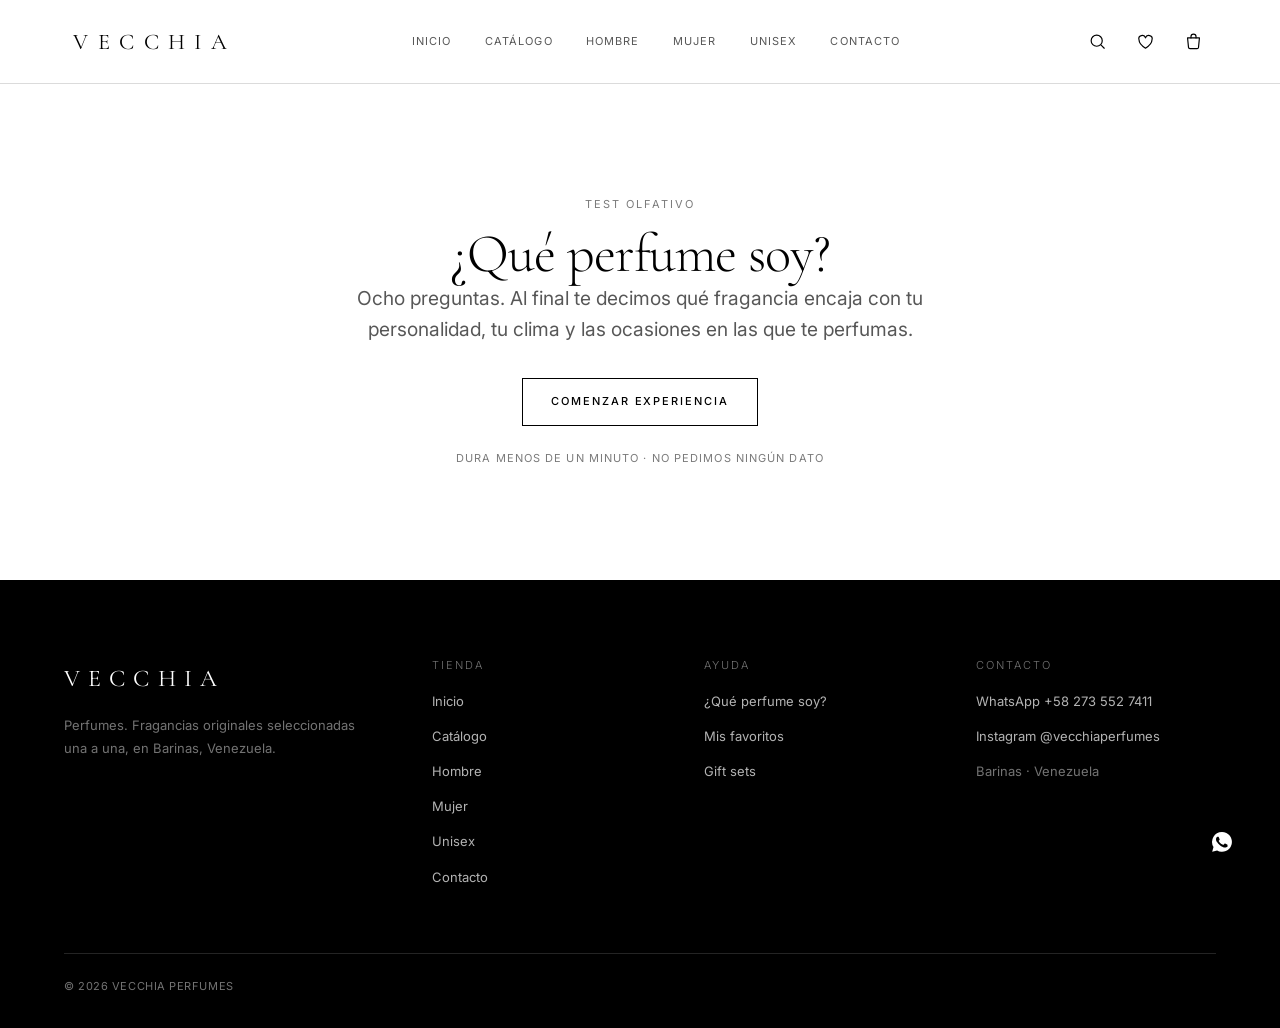
<file: vecchia-quiz.html>
<!DOCTYPE html>
<html lang="es">
<head>
<meta charset="UTF-8">
<meta name="viewport" content="width=device-width,initial-scale=1">
<title>¿Qué perfume soy? | VECCHIA PERFUMES</title>
<meta name="robots" content="noindex,follow">
<link rel="canonical" href="https://prueba-vou6.vercel.app/quiz.html">
<meta http-equiv="refresh" content="0;url=quiz.html">
<style>body{margin:0;background:#000;color:#F4F1EA;font:400 14px/1.6 system-ui,sans-serif;
display:grid;place-items:center;min-height:100vh;text-align:center;padding:2rem}
a{color:#F4F1EA}</style>
</head>
<body>
<div><p>Esta página se ha movido.</p>
<p><a href="quiz.html">Ir a ¿Qué perfume soy? →</a></p></div>
<script>location.replace('quiz.html');</script>
</body>
</html>
</file>
<file: vecchia.css>
/* ═══════════════════════════════════════════════════════════════════
   VECCHIA PERFUMES — Sistema de diseño
   Paleta: blanco #FFFFFF y negro #000000. Mobile-first.
   ═══════════════════════════════════════════════════════════════════ */

/* ── 1. TOKENS ─────────────────────────────────────────────────── */
:root{
  /* Dos colores: blanco y negro. Todo lo demás es negro con opacidad. */
  --white:#FFFFFF;        /* fondo, tarjetas, modales, formularios */
  --black:#000000;        /* texto, iconos, bordes, botones */
  --cream:var(--white);   /* alias heredado */
  --cream-2:#F7F7F7;      /* superficie apenas separada del fondo */
  --gray:rgba(0,0,0,.14); /* borde: negro translúcido, no un gris de color */

  /* Escala de tinta */
  --ink-90:rgba(0,0,0,.90);
  --ink-70:rgba(0,0,0,.66);
  --ink-55:rgba(0,0,0,.52);
  --ink-40:rgba(0,0,0,.38);
  --ink-20:rgba(0,0,0,.20);
  --ink-12:rgba(0,0,0,.12);
  --ink-08:rgba(0,0,0,.08);
  --ink-04:rgba(0,0,0,.04);
  /* Inversas, para las superficies negras (héroe, pie, buscador) */
  --paper-70:rgba(255,255,255,.70);
  --paper-45:rgba(255,255,255,.45);
  --paper-20:rgba(255,255,255,.22);
  --paper-12:rgba(255,255,255,.14);

  --font-display:'Cormorant Garamond',Georgia,'Times New Roman',serif;
  --font-body:'Inter',-apple-system,BlinkMacSystemFont,'Segoe UI',Roboto,sans-serif;

  /* Tipografía fluida */
  --fs-hero:clamp(3.4rem,13vw,9rem);
  --fs-h1:clamp(2.4rem,7vw,5rem);
  --fs-h2:clamp(1.9rem,5vw,3.4rem);
  --fs-h3:clamp(1.25rem,3vw,1.9rem);
  --fs-body:clamp(.9rem,2.2vw,1rem);
  --fs-small:.8125rem;
  --fs-micro:.6875rem;

  --tracking-wide:.18em;
  --tracking-mid:.1em;

  /* Espaciado (base 8) */
  --s1:.5rem; --s2:1rem;  --s3:1.5rem; --s4:2rem;
  --s5:3rem;  --s6:4rem;  --s7:6rem;   --s8:8rem;

  --gutter:clamp(1.25rem,5vw,4.5rem);
  --maxw:1560px;

  --ease:cubic-bezier(.22,.61,.36,1);
  --ease-in-out:cubic-bezier(.65,.05,.36,1);
  --t-fast:200ms; --t-base:320ms; --t-slow:500ms;

  --header-h:64px;
  --z-header:900; --z-overlay:1000; --z-drawer:1100; --z-toast:1200;
}
@media(min-width:900px){ :root{ --header-h:84px } }

/* ── 2. RESET ──────────────────────────────────────────────────── */
*,*::before,*::after{ box-sizing:border-box; margin:0; padding:0 }
html{
  -webkit-text-size-adjust:100%;
  scroll-behavior:smooth;
  scroll-padding-top:calc(var(--header-h) + 1rem);
}
body{
  background:var(--white);
  color:var(--black);
  font-family:var(--font-body);
  font-size:var(--fs-body);
  line-height:1.6;
  font-weight:400;
  -webkit-font-smoothing:antialiased;
  -moz-osx-font-smoothing:grayscale;
  overflow-x:hidden;
}
body.is-locked{ overflow:hidden }
img,svg,video{ display:block; max-width:100% }
img{ height:auto }
button,input,select,textarea{ font:inherit; color:inherit }
button{ background:none; border:0; cursor:pointer; color:inherit }
a{ color:inherit; text-decoration:none }
ul,ol{ list-style:none }
h1,h2,h3,h4{ font-weight:300; line-height:1.05; letter-spacing:-.02em }

:focus-visible{ outline:2px solid var(--black); outline-offset:3px; border-radius:1px }
.on-dark :focus-visible,.drawer :focus-visible,
.search-overlay :focus-visible,footer :focus-visible{ outline-color:var(--white) }

.sr-only{
  position:absolute; width:1px; height:1px; padding:0; margin:-1px;
  overflow:hidden; clip:rect(0 0 0 0); white-space:nowrap; border:0;
}
.skip-link{
  position:absolute; left:var(--s2); top:-100px; z-index:calc(var(--z-toast) + 1);
  background:var(--black); color:var(--white); padding:.75rem 1.25rem;
  font-size:var(--fs-micro); letter-spacing:var(--tracking-mid);
  text-transform:uppercase; transition:top var(--t-fast) var(--ease);
}
.skip-link:focus{ top:var(--s2) }

/* ── 3. LAYOUT ─────────────────────────────────────────────────── */
.wrap{ width:100%; max-width:var(--maxw); margin-inline:auto; padding-inline:var(--gutter) }
.section{ padding-block:clamp(3.5rem,9vw,7rem) }
.section--tight{ padding-block:clamp(2.5rem,6vw,4.5rem) }
/* Cabecera de página: menos aire por debajo, para que los filtros no
   queden desconectados del título en pantallas pequeñas. */
.page-head{ padding-block:clamp(1.75rem,5vw,3rem) clamp(1rem,3vw,1.75rem) }
.rule{ height:1px; background:var(--gray); border:0 }

.section-head{
  display:flex; align-items:flex-end; justify-content:space-between;
  gap:var(--s3); flex-wrap:wrap; margin-bottom:clamp(1.75rem,4vw,3rem);
}
.eyebrow{
  font-size:var(--fs-micro); letter-spacing:var(--tracking-wide);
  text-transform:uppercase; color:var(--ink-55); margin-bottom:.75rem;
}
.section-title{ font-family:var(--font-display); font-size:var(--fs-h2) }

/* ── 4. TIPOGRAFÍA ─────────────────────────────────────────────── */
.display{ font-family:var(--font-display) }
.lede{ font-size:clamp(1rem,2.4vw,1.2rem); color:var(--ink-70); max-width:56ch; line-height:1.65 }
.meta{
  font-size:var(--fs-micro); letter-spacing:var(--tracking-mid);
  text-transform:uppercase; color:var(--ink-55);
}

/* ── 5. BOTONES ────────────────────────────────────────────────── */
.btn{
  --btn-bg:var(--white); --btn-fg:var(--black); --btn-bd:var(--black);
  display:inline-flex; align-items:center; justify-content:center; gap:.6rem;
  min-height:48px; padding:.9rem 1.75rem;
  background:var(--btn-bg); color:var(--btn-fg); border:1px solid var(--btn-bd);
  font-size:var(--fs-micro); letter-spacing:var(--tracking-wide);
  text-transform:uppercase; font-weight:500; text-align:center;
  transition:background var(--t-base) var(--ease), color var(--t-base) var(--ease),
             border-color var(--t-base) var(--ease), opacity var(--t-base) var(--ease);
}
.btn:hover{ --btn-bg:var(--black); --btn-fg:var(--white) }
/* Secundario: sin borde hasta el hover */
.btn--ghost{ --btn-bg:transparent; --btn-fg:var(--black); --btn-bd:var(--ink-20) }
.btn--ghost:hover{ --btn-bg:var(--black); --btn-fg:var(--white); --btn-bd:var(--black) }
.btn--onDark{ --btn-bg:var(--white); --btn-fg:var(--black); --btn-bd:var(--white) }
.btn--onDark:hover{ --btn-bg:transparent; --btn-fg:var(--white) }
.btn--block{ width:100% }
.btn[disabled],.btn[aria-disabled="true"]{ opacity:.32; pointer-events:none }

.link-underline{ position:relative; padding-bottom:2px }
.link-underline::after{
  content:""; position:absolute; left:0; bottom:0; width:100%; height:1px;
  background:currentColor; transform:scaleX(0); transform-origin:right;
  transition:transform var(--t-base) var(--ease);
}
.link-underline:hover::after,.link-underline:focus-visible::after{
  transform:scaleX(1); transform-origin:left;
}

/* ── 6. HEADER ─────────────────────────────────────────────────── */
.header{
  position:fixed; inset:0 0 auto; z-index:var(--z-header);
  height:var(--header-h);
  background:rgba(255,255,255,.92);
  -webkit-backdrop-filter:saturate(180%) blur(14px);
  backdrop-filter:saturate(180%) blur(14px);
  border-bottom:1px solid var(--gray);
  transition:border-color var(--t-base) var(--ease), background var(--t-base) var(--ease);
}
.header__inner{
  height:100%; display:flex; align-items:center; gap:var(--s3);
  width:100%; max-width:var(--maxw); margin-inline:auto; padding-inline:var(--gutter);
}
/* Nunca se encoge ni se recorta: el interletraje se reduce en pantallas
   estrechas para que la palabra completa siempre quepa. */
.brand{
  flex:0 0 auto;
  font-family:var(--font-display); font-size:clamp(1rem,3.2vw,1.4rem);
  letter-spacing:.24em; text-indent:.24em; font-weight:400; white-space:nowrap;
  transition:opacity var(--t-base) var(--ease);
}
@media(min-width:420px){ .brand{ letter-spacing:.32em; text-indent:.32em } }
@media(min-width:1000px){ .brand{ letter-spacing:.42em; text-indent:.42em } }
.brand:hover{ opacity:.6 }

.nav{ display:none }
@media(min-width:1000px){
  .nav{ display:flex; gap:clamp(1.5rem,2.6vw,2.75rem); margin-inline:auto }
  .nav a{
    font-size:var(--fs-micro); letter-spacing:var(--tracking-mid);
    text-transform:uppercase; color:var(--ink-70); position:relative; padding-block:.4rem;
    transition:color var(--t-base) var(--ease);
  }
  .nav a:hover,.nav a[aria-current="page"]{ color:var(--black) }
  .nav a::after{
    content:""; position:absolute; left:0; bottom:0; height:1px; width:100%;
    background:var(--black); transform:scaleX(0); transform-origin:right;
    transition:transform var(--t-base) var(--ease);
  }
  .nav a:hover::after,.nav a[aria-current="page"]::after{ transform:scaleX(1); transform-origin:left }
}
.header__actions{ display:flex; align-items:center; gap:.25rem; margin-left:auto }
@media(min-width:1000px){ .header__actions{ margin-left:0 } }

.icon-btn{
  position:relative; flex:0 0 auto; width:44px; height:44px;
  display:grid; place-items:center; border-radius:50%;
  transition:background var(--t-base) var(--ease), transform var(--t-base) var(--ease);
}
.icon-btn:hover{ background:var(--cream-2) }
.icon-btn:active{ transform:scale(.94) }
.icon-btn svg{ width:19px; height:19px; fill:none; stroke:currentColor; stroke-width:1.5;
               stroke-linecap:round; stroke-linejoin:round }
.badge{
  position:absolute; top:5px; right:4px; min-width:17px; height:17px; padding:0 4px;
  display:grid; place-items:center; border-radius:9px;
  background:var(--black); color:var(--white);
  font-size:9px; font-weight:600; line-height:1; font-variant-numeric:tabular-nums;
  transform:scale(0); transition:transform var(--t-base) var(--ease);
}
.badge.is-on{ transform:scale(1) }
.badge.pulse{ animation:badgePulse .45s var(--ease) }
@keyframes badgePulse{ 50%{ transform:scale(1.32) } }

/* Flex en columna, no grid: con `place-items:center` cada línea caía en su
   propia fila implícita y se repartían por los 44px del botón (huecos de
   ~15px), así que el icono se veía como tres rayas sueltas. */
.burger{
  flex:0 0 auto; width:44px; height:44px;
  display:flex; flex-direction:column; align-items:center; justify-content:center;
  gap:5px;
}
@media(min-width:1000px){ .burger{ display:none } }
.burger span{
  display:block; width:20px; height:2px; background:var(--black); border-radius:1px;
  transition:transform var(--t-base) var(--ease), opacity var(--t-fast) var(--ease);
}
/* 2px de línea + 5px de hueco = 7px de desplazamiento para cerrar la X */
.burger[aria-expanded="true"] span:nth-child(1){ transform:translateY(7px) rotate(45deg) }
.burger[aria-expanded="true"] span:nth-child(2){ opacity:0; transform:scaleX(.3) }
.burger[aria-expanded="true"] span:nth-child(3){ transform:translateY(-7px) rotate(-45deg) }

/* Menú móvil: pantalla completa, con secciones y jerarquía */
.mobile-nav{
  position:fixed; inset:var(--header-h) 0 0; z-index:var(--z-overlay);
  background:var(--white);
  display:flex; flex-direction:column;
  opacity:0; visibility:hidden; transform:translateY(-6px);
  transition:opacity var(--t-base) var(--ease), transform var(--t-base) var(--ease),
             visibility var(--t-base);
}
.mobile-nav.is-open{ opacity:1; visibility:visible; transform:none }
@media(min-width:1000px){ .mobile-nav{ display:none } }

.mobile-nav__inner{
  flex:1; overflow-y:auto; overscroll-behavior:contain;
  padding:var(--s3) var(--gutter) var(--s4);
}
.mobile-nav__foot{
  padding:var(--s3) var(--gutter) calc(var(--s3) + env(safe-area-inset-bottom));
  border-top:1px solid var(--gray);
}

/* Acceso al buscador, arriba del todo */
.mobile-nav__search{
  width:100%; display:flex; align-items:center; gap:.75rem;
  min-height:50px; padding:0 1rem; margin-bottom:var(--s3);
  border:1px solid var(--gray); background:var(--white);
  color:var(--ink-55); font-size:.9rem; text-align:left;
  transition:border-color var(--t-base) var(--ease), color var(--t-base) var(--ease);
}
.mobile-nav__search:hover,.mobile-nav__search:focus-visible{
  border-color:var(--black); color:var(--black);
}
.mobile-nav__search svg{
  width:17px; height:17px; flex:0 0 auto;
  fill:none; stroke:currentColor; stroke-width:1.5; stroke-linecap:round;
}

.mobile-nav__label{
  font-size:var(--fs-micro); letter-spacing:var(--tracking-wide);
  text-transform:uppercase; color:var(--ink-40);
  margin:var(--s3) 0 .5rem;
}
.mobile-nav__list{ display:grid }
.mobile-nav__list a{
  display:flex; align-items:center; justify-content:space-between;
  font-family:var(--font-display); font-size:1.9rem; line-height:1.25;
  padding-block:.45rem; border-bottom:1px solid var(--ink-08);
  transition:padding-left var(--t-base) var(--ease);
}
/* Las secciones secundarias, algo más pequeñas: así se lee la jerarquía */
.mobile-nav__list.is-sub a{ font-size:1.4rem }
.mobile-nav__list a:active{ padding-left:.4rem }
.mobile-nav__n{
  font-family:var(--font-body); font-size:var(--fs-micro); font-weight:600;
  min-width:20px; height:20px; padding:0 5px; border-radius:10px;
  display:grid; place-items:center; background:var(--black); color:var(--white);
}
.mobile-nav__n:empty{ display:none }

.mobile-nav__brands{ display:flex; flex-wrap:wrap; gap:.5rem; margin-top:.25rem }
.mobile-nav__brands .chip{ text-transform:none; letter-spacing:.02em }
.mobile-nav__brands .chip span{ color:var(--ink-40); margin-left:.3rem }

/* Aparición escalonada de las secciones */
.mobile-nav.is-open .mobile-nav__inner > *{
  opacity:0; animation:navIn var(--t-slow) var(--ease) forwards;
}
.mobile-nav.is-open .mobile-nav__inner > *:nth-child(1){ animation-delay:.03s }
.mobile-nav.is-open .mobile-nav__inner > *:nth-child(2){ animation-delay:.06s }
.mobile-nav.is-open .mobile-nav__inner > *:nth-child(3){ animation-delay:.09s }
.mobile-nav.is-open .mobile-nav__inner > *:nth-child(4){ animation-delay:.12s }
.mobile-nav.is-open .mobile-nav__inner > *:nth-child(5){ animation-delay:.15s }
.mobile-nav.is-open .mobile-nav__inner > *:nth-child(n+6){ animation-delay:.18s }
@keyframes navIn{ from{ opacity:0; transform:translateY(8px) } to{ opacity:1; transform:none } }

.page{ padding-top:var(--header-h) }

/* ── 7. HERO ───────────────────────────────────────────────────── */
.hero{
  position:relative; min-height:clamp(560px,92svh,900px);
  display:flex; align-items:flex-end;
  background:var(--black); color:var(--white); overflow:hidden;
}
.hero__media{ position:absolute; inset:0 }
.hero__media img{
  width:100%; height:100%; object-fit:cover; opacity:.5;
  animation:heroZoom 14s var(--ease) forwards;
}
@keyframes heroZoom{ from{ transform:scale(1.1) } to{ transform:scale(1) } }
.hero__media::after{
  content:""; position:absolute; inset:0;
  background:linear-gradient(to top,rgba(0,0,0,.92) 0%,rgba(0,0,0,.55) 45%,rgba(0,0,0,.25) 100%);
}
.hero__inner{
  position:relative; width:100%; max-width:var(--maxw); margin-inline:auto;
  padding:0 var(--gutter) clamp(3rem,8vw,6rem);
}
.hero h1{
  font-family:var(--font-display); font-size:var(--fs-hero);
  line-height:.86; letter-spacing:-.03em; margin-bottom:var(--s3);
}
.hero h1 em{ font-style:italic; color:var(--paper-70) }
.hero__actions{ display:flex; flex-wrap:wrap; gap:var(--s2); margin-top:var(--s4) }
.hero .eyebrow{ color:var(--paper-45) }

.reveal{ opacity:0; transform:translateY(22px) }
.reveal.is-in{ animation:reveal var(--t-slow) var(--ease) forwards }
@keyframes reveal{ to{ opacity:1; transform:none } }

/* ── 8. TARJETA DE PRODUCTO ────────────────────────────────────── */
.grid{
  display:grid; gap:clamp(1rem,2.4vw,2rem);
  grid-template-columns:repeat(2,minmax(0,1fr));
}
@media(min-width:760px){ .grid{ grid-template-columns:repeat(3,minmax(0,1fr)) } }
@media(min-width:1120px){ .grid{ grid-template-columns:repeat(4,minmax(0,1fr)) } }

.card{
  position:relative; display:flex; flex-direction:column; height:100%;
  background:var(--white);
}
/* ── Tratamiento de foto ──────────────────────────────────────────
   Las 116 fotos vienen de 22 tiendas distintas y traen su propio fondo
   incrustado: 72 oscuro y 44 claro. Sin normalizarlas se veía «cada foto
   de un color». Dos tratamientos, ambos dentro de la paleta:
     · foto de fondo claro  -> baldosa crema + multiply: el blanco se funde
     · foto de fondo oscuro -> baldosa negra a sangre (cover), sin recuadro  */
.card__media{
  position:relative; display:block; aspect-ratio:3/4; overflow:hidden;
  background:var(--cream-2); border:1px solid var(--gray);
}
.card__media img{
  width:100%; height:100%; object-fit:contain; padding:clamp(.75rem,3vw,1.75rem);
  mix-blend-mode:multiply;
  transition:transform var(--t-slow) var(--ease), opacity var(--t-base) var(--ease);
}
/* Respaldo: si una foto clara no existiera, el JS repone la oscura
   y esta regla evita que se vea un recuadro negro suelto. */
.card__media.is-dark{ background:var(--black); border-color:var(--black) }
.card__media.is-dark img{ object-fit:cover; padding:0; mix-blend-mode:normal }
.card:hover .card__media img{ transform:scale(1.045) }
.card__media--empty{
  display:grid; place-items:center; width:100%; height:100%; text-align:center;
}

.card__flags{ position:absolute; top:10px; left:10px; display:flex; flex-direction:column; gap:5px; z-index:2 }
.flag{
  padding:4px 9px; font-size:9px; letter-spacing:var(--tracking-mid);
  text-transform:uppercase; font-weight:600;
  background:var(--black); color:var(--white);
}
.flag--out{ background:var(--white); color:var(--black); border:1px solid var(--black) }

.fav{
  position:absolute; top:8px; right:8px; z-index:3;
  width:38px; height:38px; display:grid; place-items:center; border-radius:50%;
  background:rgba(255,255,255,.94); border:1px solid var(--gray);
  transition:transform var(--t-base) var(--ease), border-color var(--t-base) var(--ease);
}
.fav svg{ width:16px; height:16px; fill:none; stroke:var(--black); stroke-width:1.5 }
.fav:hover{ transform:scale(1.09); border-color:var(--black) }
.fav:active{ transform:scale(.92) }
.fav[aria-pressed="true"] svg{ fill:var(--black) }
.fav[aria-pressed="true"]{ border-color:var(--black) }
.fav.bump{ animation:favBump .42s var(--ease) }
@keyframes favBump{ 40%{ transform:scale(1.28) } }

.card__body{ padding-top:.85rem; display:flex; flex-direction:column; flex:1; gap:.3rem }
.card__stock{ margin-bottom:0 }
.card__brand{
  font-size:var(--fs-micro); letter-spacing:var(--tracking-mid);
  text-transform:uppercase; color:var(--ink-55);
}
/* Dos líneas fijas: así los precios y los botones quedan alineados
   entre tarjetas aunque los nombres tengan distinta longitud. */
.card__name{
  font-family:var(--font-display); font-size:clamp(1.02rem,2.5vw,1.28rem);
  line-height:1.18; font-weight:400;
  display:-webkit-box; -webkit-line-clamp:2; -webkit-box-orient:vertical;
  overflow:hidden; min-height:calc(1.18em * 2);
}
.card__cat{
  font-size:var(--fs-micro); letter-spacing:.04em; color:var(--ink-40);
}
.card__price{
  margin-top:.15rem; font-size:var(--fs-small); font-weight:500;
  font-variant-numeric:tabular-nums;
  display:flex; align-items:baseline; gap:.5rem; flex-wrap:wrap;
}
/* Equivalente en bolívares: solo aparece si hay una tasa válida */
.card__bs{ font-weight:400; font-size:var(--fs-micro); color:var(--ink-40) }
.card__stock{
  font-size:var(--fs-micro); letter-spacing:var(--tracking-mid);
  text-transform:uppercase; color:var(--ink-40); margin-top:.1rem;
}
.card__stock.is-out{ color:var(--black); font-weight:500 }
.card__price s{ color:var(--ink-40); font-weight:400; margin-right:.4rem }
.card__actions{ margin-top:auto; padding-top:.85rem }
.card__actions .btn{ min-height:42px; padding:.7rem 1rem; width:100% }
/* A dos columnas en móvil la etiqueta no cabía en una línea */
@media(max-width:560px){
  .card__actions .btn{ letter-spacing:.08em; padding:.7rem .5rem; font-size:.625rem }
}
@media(min-width:760px){
  .card__actions{ opacity:0; transform:translateY(6px);
    transition:opacity var(--t-base) var(--ease), transform var(--t-base) var(--ease) }
  .card:hover .card__actions,.card:focus-within .card__actions{ opacity:1; transform:none }
}

/* ── 9. FILTROS Y ORDENACIÓN ───────────────────────────────────── */
/* Móvil: los chips en una fila deslizable con degradado que avisa de que
   hay más, y el desplegable en su propia fila a todo el ancho. */
.toolbar{
  display:grid; gap:var(--s2); min-width:0;
  padding-block:var(--s3); border-bottom:1px solid var(--gray);
}
/* overflow:hidden aquí contiene el desplazamiento del hijo; sin esto el
   ancho total de los chips empujaba la página y provocaba scroll lateral. */
.chips-wrap{
  position:relative; min-width:0; overflow:hidden;
  margin-inline:calc(var(--gutter) * -1);
}
.chips-wrap::after{
  content:""; position:absolute; top:0; right:0; bottom:0; width:4.5rem;
  background:linear-gradient(to right,rgba(255,255,255,0) 0%,
             rgba(255,255,255,.85) 55%,var(--white) 100%);
  pointer-events:none; transition:opacity var(--t-base) var(--ease);
}
.chips-wrap.is-end::after{ opacity:0 }
.chips{
  display:flex; gap:.5rem; overflow-x:auto; scroll-behavior:smooth;
  scrollbar-width:none; -ms-overflow-style:none;
  padding:2px var(--gutter); scroll-padding-inline:var(--gutter);
}
.chips::-webkit-scrollbar{ display:none }
.chips>*{ scroll-snap-align:start }
.toolbar__row{ display:flex; align-items:center; gap:var(--s2); flex-wrap:wrap }
.toolbar__row .select{ flex:1 1 auto }
@media(min-width:760px){
  .toolbar{ display:flex; flex-wrap:wrap; align-items:center }
  .chips-wrap{ margin-inline:0; flex:1 1 auto }
  .chips-wrap::after{ display:none }
  .chips{ flex-wrap:wrap; overflow:visible; padding-inline:0 }
  .toolbar__row{ flex:0 0 auto }
  .toolbar__row .select{ flex:0 0 auto }
}
.chip{
  flex:0 0 auto; min-height:38px; padding:.5rem 1rem;
  border:1px solid var(--gray); background:var(--white); color:var(--ink-70);
  font-size:var(--fs-micro); letter-spacing:var(--tracking-mid); text-transform:uppercase;
  white-space:nowrap;
  transition:background var(--t-base) var(--ease), color var(--t-base) var(--ease),
             border-color var(--t-base) var(--ease);
}
.chip:hover{ border-color:var(--black); color:var(--black) }
.chip[aria-pressed="true"]{ background:var(--black); color:var(--white); border-color:var(--black) }

.select{
  min-height:38px; padding:.5rem 2.25rem .5rem .9rem;
  border:1px solid var(--gray); background:var(--white);
  font-size:var(--fs-micro); letter-spacing:var(--tracking-mid); text-transform:uppercase;
  appearance:none; cursor:pointer;
  background-image:url("data:image/svg+xml,%3Csvg xmlns='http://www.w3.org/2000/svg' viewBox='0 0 12 8'%3E%3Cpath d='M1 1l5 5 5-5' fill='none' stroke='%23000' stroke-width='1.4'/%3E%3C/svg%3E");
  background-repeat:no-repeat; background-position:right .8rem center; background-size:10px;
}
.select:hover{ border-color:var(--black) }
.count{ font-size:var(--fs-micro); letter-spacing:var(--tracking-mid);
        text-transform:uppercase; color:var(--ink-55); margin-left:auto }

/* ── 10. ESTADOS VACÍOS / CARGA ────────────────────────────────── */
.state{ padding:clamp(3rem,10vw,6rem) var(--s2); text-align:center }
.state__title{ font-family:var(--font-display); font-size:var(--fs-h3); margin-bottom:.6rem }
.state__text{ color:var(--ink-55); font-size:var(--fs-small); max-width:44ch; margin:0 auto 1.75rem }
.state__suggest{ display:flex; flex-wrap:wrap; gap:.5rem; justify-content:center }

.skeleton{ position:relative; overflow:hidden; background:var(--cream-2) }
.skeleton::after{
  content:""; position:absolute; inset:0; transform:translateX(-100%);
  background:linear-gradient(90deg,transparent,rgba(0,0,0,.06),transparent);
  animation:shimmer 1.3s infinite;
}
@keyframes shimmer{ to{ transform:translateX(100%) } }
.sk-card{ aspect-ratio:3/4 }
.sk-line{ height:10px; margin-top:.7rem; border-radius:2px }
.sk-line--sm{ width:45% }

/* ── 11. DRAWER (carrito / favoritos) ──────────────────────────── */
.backdrop{
  position:fixed; inset:0; z-index:var(--z-drawer);
  background:rgba(0,0,0,.45); opacity:0; visibility:hidden;
  transition:opacity var(--t-base) var(--ease), visibility var(--t-base);
}
.backdrop.is-open{ opacity:1; visibility:visible }

.drawer{
  position:fixed; top:0; right:0; bottom:0; z-index:calc(var(--z-drawer) + 1);
  width:min(430px,100vw); background:var(--white);
  display:flex; flex-direction:column;
  transform:translateX(101%); visibility:hidden;
  transition:transform var(--t-slow) var(--ease), visibility var(--t-slow);
  box-shadow:-1px 0 0 var(--ink-12);
}
.drawer.is-open{ transform:none; visibility:visible }
.drawer__head{
  display:flex; align-items:center; gap:var(--s2);
  padding:var(--s3) var(--s3) var(--s2); border-bottom:1px solid var(--gray);
}
.drawer__title{ font-family:var(--font-display); font-size:1.4rem }
.drawer__close{ margin-left:auto; width:40px; height:40px; display:grid; place-items:center }
.drawer__close svg{ width:16px; height:16px; stroke:currentColor; stroke-width:1.6; fill:none }
.drawer__tabs{ display:flex; border-bottom:1px solid var(--gray) }
.drawer__tab{
  flex:1; padding:.9rem .5rem; font-size:var(--fs-micro);
  letter-spacing:var(--tracking-mid); text-transform:uppercase; color:var(--ink-55);
  border-bottom:2px solid transparent; transition:color var(--t-base) var(--ease),
  border-color var(--t-base) var(--ease);
}
.drawer__tab[aria-selected="true"]{ color:var(--black); border-bottom-color:var(--black) }
.drawer__body{ flex:1; overflow-y:auto; overscroll-behavior:contain; padding:var(--s2) var(--s3) }
.drawer__foot{ border-top:1px solid var(--gray); padding:var(--s3); display:grid; gap:.9rem }

.line{ display:grid; grid-template-columns:72px 1fr; gap:var(--s2); padding-block:var(--s2);
       border-bottom:1px solid var(--gray); animation:lineIn var(--t-base) var(--ease) }
@keyframes lineIn{ from{ opacity:0; transform:translateY(6px) } }
.line.is-removing{ animation:lineOut var(--t-base) var(--ease) forwards }
@keyframes lineOut{ to{ opacity:0; transform:translateX(24px); height:0; padding-block:0 } }
.line__img{ aspect-ratio:3/4; border:1px solid var(--gray); background:var(--cream-2); overflow:hidden }
.line__img img{ width:100%; height:100%; object-fit:contain; padding:5px; mix-blend-mode:multiply }
.line__img.is-dark{ background:var(--black); border-color:var(--black) }
.line__img.is-dark img{ object-fit:cover; padding:0; mix-blend-mode:normal }
.line__name{ font-family:var(--font-display); font-size:1.02rem; line-height:1.2 }
.line__brand{ font-size:var(--fs-micro); letter-spacing:var(--tracking-mid);
              text-transform:uppercase; color:var(--ink-55); margin-bottom:.15rem }
.line__row{ display:flex; align-items:center; gap:var(--s2); margin-top:.6rem }
.line__price{ font-size:var(--fs-small); font-weight:500; font-variant-numeric:tabular-nums;
              margin-left:auto }

.qty{ display:inline-flex; align-items:center; border:1px solid var(--gray) }
.qty button{ width:32px; height:32px; display:grid; place-items:center; font-size:1rem; line-height:1;
             transition:background var(--t-fast) var(--ease) }
.qty button:hover:not([disabled]){ background:var(--black); color:var(--white) }
.qty button[disabled]{ opacity:.28; cursor:not-allowed }
.qty output{ min-width:34px; text-align:center; font-size:var(--fs-small);
             font-variant-numeric:tabular-nums }
.line__remove{ font-size:var(--fs-micro); letter-spacing:.04em; color:var(--ink-55);
               text-decoration:underline; text-underline-offset:3px }
.line__remove:hover{ color:var(--black) }

.totals{ display:grid; gap:.5rem; font-size:var(--fs-small) }
.totals div{ display:flex; justify-content:space-between; gap:var(--s2) }
.totals .t-sub{ color:var(--ink-55) }
.totals .t-total{ font-size:1.05rem; font-weight:600; padding-top:.6rem;
                  border-top:1px solid var(--gray); font-variant-numeric:tabular-nums }

/* ── 12. BUSCADOR ──────────────────────────────────────────────── */
.search-overlay{
  position:fixed; inset:0; z-index:var(--z-overlay);
  background:var(--black); color:var(--white);
  padding:var(--header-h) var(--gutter) var(--s4);
  opacity:0; visibility:hidden; transition:opacity var(--t-base) var(--ease), visibility var(--t-base);
  display:flex; flex-direction:column; overflow-y:auto; overscroll-behavior:contain;
}
.search-overlay.is-open{ opacity:1; visibility:visible }
.search-overlay .wrap{ padding-inline:0 }
.search__bar{ display:flex; align-items:center; gap:var(--s2);
              border-bottom:1px solid var(--paper-20); padding-block:var(--s3) }
.search__bar input{
  flex:1; background:none; border:0; color:var(--white);
  font-family:var(--font-display); font-size:clamp(1.5rem,5vw,2.6rem); padding:.3rem 0;
}
.search__bar input::placeholder{ color:var(--paper-45) }
.search__bar input:focus{ outline:none }
/* El botón nativo de borrar de type="search" es azul en WebKit y rompía
   la paleta: se oculta y se usa el aspa propia. */
.search__bar input::-webkit-search-cancel-button,
.search__bar input::-webkit-search-decoration{ -webkit-appearance:none; appearance:none; display:none }
.search__bar input{ appearance:none; -webkit-appearance:none }
.search__close{ width:44px; height:44px; display:grid; place-items:center; color:var(--white) }
.search__close svg{ width:18px; height:18px; stroke:currentColor; stroke-width:1.6; fill:none }
.search__results{ margin-top:var(--s3); display:grid; gap:2px; padding-bottom:var(--s5) }
.result{
  display:grid; grid-template-columns:52px 1fr auto; align-items:center; gap:var(--s2);
  padding:.75rem .5rem; border-bottom:1px solid var(--paper-12);
  transition:background var(--t-fast) var(--ease);
}
.result:hover,.result:focus-visible{ background:rgba(255,255,255,.08) }
.result__img{ aspect-ratio:1; background:rgba(255,255,255,.07); overflow:hidden }
.result__img img{ width:100%; height:100%; object-fit:contain; padding:4px }
.result__img.is-dark{ background:var(--black) }
.result__img.is-dark img{ object-fit:cover; padding:0 }
.result__name{ font-family:var(--font-display); font-size:1.05rem }
.result__brand{ font-size:var(--fs-micro); letter-spacing:var(--tracking-mid);
                text-transform:uppercase; color:var(--paper-45) }
.result__price{ font-size:var(--fs-small); font-variant-numeric:tabular-nums }
.search .state__title{ color:var(--white) }
.search .state__text{ color:var(--paper-45) }
.search .chip{ background:transparent; color:var(--paper-70); border-color:var(--paper-20) }
.search .chip:hover{ background:var(--white); color:var(--black); border-color:var(--white) }

/* ── 13. TOAST ─────────────────────────────────────────────────── */
.toasts{
  position:fixed; left:50%; bottom:calc(var(--s3) + env(safe-area-inset-bottom));
  transform:translateX(-50%); z-index:var(--z-toast);
  display:grid; gap:.5rem; width:min(420px,calc(100vw - 2rem)); pointer-events:none;
}
/* A la izquierda en escritorio: el panel del pedido ocupa la derecha y los
   avisos tapaban el total y el botón de checkout. */
@media(min-width:760px){ .toasts{ left:var(--s4); right:auto; transform:none } }
.toast{
  display:flex; align-items:center; gap:.75rem;
  background:var(--black); color:var(--white); padding:.9rem 1.1rem;
  font-size:var(--fs-small); animation:toastIn var(--t-base) var(--ease);
  pointer-events:auto;
}
.toast svg{ width:15px; height:15px; stroke:currentColor; stroke-width:1.8; fill:none; flex:0 0 auto }
.toast.is-out{ animation:toastOut var(--t-base) var(--ease) forwards }
@keyframes toastIn{ from{ opacity:0; transform:translateY(14px) } }
@keyframes toastOut{ to{ opacity:0; transform:translateY(10px) } }

/* ── 14. FICHA DE PRODUCTO ─────────────────────────────────────── */
.pdp{ display:grid; gap:clamp(1.75rem,5vw,4rem); padding-block:var(--s4) }
@media(min-width:900px){ .pdp{ grid-template-columns:1.05fr .95fr; align-items:start } }
.pdp__media{ position:relative; border:1px solid var(--gray); background:var(--cream-2);
             aspect-ratio:4/5; overflow:hidden }
.pdp__media img{ width:100%; height:100%; object-fit:contain;
                 padding:clamp(1.5rem,5vw,3.5rem); mix-blend-mode:multiply }
.pdp__media.is-dark{ background:var(--black); border-color:var(--black) }
.pdp__media.is-dark img{ mix-blend-mode:normal; padding:clamp(1rem,3vw,2rem) }

/* Foto que no carga: hueco sobrio en lugar del icono roto del navegador */
.is-broken{ position:relative }
.is-broken::after{
  content:"Imagen no disponible"; position:absolute; inset:0;
  display:grid; place-items:center; text-align:center; padding:1rem;
  background:var(--cream-2); color:var(--ink-40);
  font-size:var(--fs-micro); letter-spacing:var(--tracking-mid); text-transform:uppercase;
}
.is-broken.is-dark::after{ background:var(--black); color:var(--paper-45) }
@media(min-width:900px){ .pdp__info{ position:sticky; top:calc(var(--header-h) + 2rem) } }
/* Menor que un H1 de página: los nombres de perfume son largos y a 5rem
   se rompían en cuatro líneas y desequilibraban la ficha. */
.pdp h1{
  font-family:var(--font-display); font-size:clamp(1.75rem,3.4vw,2.9rem);
  line-height:1.06; margin-block:.4rem .7rem; max-width:20ch;
}
.pdp__price{ font-size:1.45rem; font-weight:500; font-variant-numeric:tabular-nums;
             margin-bottom:var(--s3) }
.pdp__desc{ color:var(--ink-70); max-width:52ch; margin-bottom:var(--s3) }
.pdp__buy{ display:flex; flex-wrap:wrap; gap:var(--s2); align-items:center; margin-block:var(--s3) }
.pdp__buy .qty button{ width:44px; height:48px }
.pdp__buy .qty output{ min-width:44px }
.pdp__buy .btn{ flex:1 1 200px }
.spec{ border-top:1px solid var(--gray); padding-block:var(--s2);
       display:grid; grid-template-columns:minmax(96px,26%) 1fr; gap:var(--s2);
       font-size:var(--fs-small) }
.spec dt{ font-size:var(--fs-micro); letter-spacing:var(--tracking-mid);
          text-transform:uppercase; color:var(--ink-55) }
.spec dd{ text-transform:capitalize }
.spec dd a{ text-transform:none }
.notes-grid{ display:grid; gap:var(--s2); margin-top:var(--s2) }
@media(min-width:520px){ .notes-grid{ grid-template-columns:repeat(3,1fr) } }
.note{ border:1px solid var(--gray); padding:var(--s2) }
.note dt{ font-size:var(--fs-micro); letter-spacing:var(--tracking-mid);
          text-transform:uppercase; color:var(--ink-55); margin-bottom:.35rem }
.note dd{ font-size:var(--fs-small); line-height:1.5 }
.trust{ display:grid; gap:.75rem; margin-top:var(--s3); border-top:1px solid var(--gray);
        padding-top:var(--s3) }
.trust li{ display:flex; gap:.7rem; font-size:var(--fs-small); color:var(--ink-70) }
.trust svg{ width:16px; height:16px; stroke:var(--black); stroke-width:1.5; fill:none; flex:0 0 auto;
            margin-top:2px }

.crumbs{ display:flex; gap:.5rem; flex-wrap:wrap; font-size:var(--fs-micro);
         letter-spacing:.04em; color:var(--ink-55); padding-top:var(--s3) }
.crumbs a:hover{ color:var(--black) }

/* ── 15. BLOQUES EDITORIALES ───────────────────────────────────── */
.split{ display:grid; gap:clamp(1.5rem,4vw,3.5rem); align-items:center }
@media(min-width:860px){ .split{ grid-template-columns:1fr 1fr } }
.split--dark{ background:var(--black); color:var(--white) }
.split--dark .lede{ color:var(--paper-70) }
.split--dark .eyebrow{ color:var(--paper-45) }
.split__media{ aspect-ratio:4/3; overflow:hidden; background:var(--cream-2) }
.split__media img{ width:100%; height:100%; object-fit:cover }

.collections{ display:grid; gap:2px }
@media(min-width:760px){ .collections{ grid-template-columns:repeat(4,1fr) } }
.collection{
  position:relative; display:flex; align-items:flex-end; min-height:clamp(240px,42vw,420px);
  padding:var(--s3); background:var(--black); color:var(--white); overflow:hidden;
}
.collection img{
  position:absolute; inset:0; width:100%; height:100%; object-fit:cover; opacity:.42;
  transition:transform var(--t-slow) var(--ease), opacity var(--t-base) var(--ease);
}
.collection:hover img{ transform:scale(1.06); opacity:.55 }
.collection__label{ position:relative; font-family:var(--font-display);
                    font-size:clamp(1.4rem,3.4vw,2rem) }
.collection__count{ position:relative; font-size:var(--fs-micro);
                    letter-spacing:var(--tracking-mid); text-transform:uppercase;
                    color:var(--paper-45); margin-top:.2rem }

.cta{ background:var(--black); color:var(--white); text-align:center }
.cta h2{ font-family:var(--font-display); font-size:var(--fs-h1); margin-bottom:var(--s3) }

/* ── 16. FORMULARIOS ───────────────────────────────────────────── */
.field{ display:grid; gap:.4rem; margin-bottom:var(--s2) }
.field label{ font-size:var(--fs-micro); letter-spacing:var(--tracking-mid);
              text-transform:uppercase; color:var(--ink-55) }
.field input,.field textarea,.field select{
  min-height:48px; padding:.75rem .9rem; border:1px solid var(--gray);
  background:var(--white); font-size:.95rem;
  transition:border-color var(--t-base) var(--ease), box-shadow var(--t-base) var(--ease);
}
.field textarea{ min-height:96px; resize:vertical }
.field input:focus,.field textarea:focus,.field select:focus{
  outline:none; border-color:var(--black); box-shadow:0 0 0 3px var(--ink-08);
}
.field input[aria-invalid="true"],.field textarea[aria-invalid="true"]{
  border-color:var(--black); box-shadow:0 0 0 3px var(--ink-12);
}
.field .err{ font-size:var(--fs-micro); color:var(--black); font-weight:500; min-height:1em }
.field .err:empty{ min-height:0 }

/* ── 17. FOOTER ────────────────────────────────────────────────── */
.footer{ background:var(--black); color:var(--white); padding-block:clamp(3rem,7vw,5rem) var(--s4) }
.footer__grid{ display:grid; gap:var(--s4) }
@media(min-width:640px){ .footer__grid{ grid-template-columns:repeat(2,1fr) } }
@media(min-width:1000px){ .footer__grid{ grid-template-columns:1.4fr 1fr 1fr 1fr } }
.footer h3{ font-size:var(--fs-micro); letter-spacing:var(--tracking-wide);
            text-transform:uppercase; color:var(--paper-45); margin-bottom:var(--s2) }
.footer li+li{ margin-top:.6rem }
.footer a{ color:var(--paper-70); font-size:var(--fs-small);
           transition:color var(--t-base) var(--ease) }
.footer a:hover{ color:var(--white) }
.footer__brand{ font-family:var(--font-display); font-size:1.5rem;
                letter-spacing:.34em; margin-bottom:var(--s2) }
.footer__note{ color:var(--paper-45); font-size:var(--fs-small); max-width:38ch; line-height:1.7 }
.footer__bottom{
  margin-top:clamp(2.5rem,6vw,4rem); padding-top:var(--s3);
  border-top:1px solid var(--paper-12);
  display:flex; flex-wrap:wrap; gap:var(--s2); justify-content:space-between;
  font-size:var(--fs-micro); letter-spacing:.05em; color:var(--paper-45);
}

/* ── 18. WHATSAPP FLOTANTE ─────────────────────────────────────── */
.wa{
  position:fixed; right:clamp(1rem,3vw,2rem);
  bottom:calc(clamp(1rem,3vw,2rem) + env(safe-area-inset-bottom));
  z-index:var(--z-header);
  width:52px; height:52px; border-radius:50%;
  background:var(--black); color:var(--white); display:grid; place-items:center;
  box-shadow:0 6px 24px rgba(0,0,0,.22);
  transition:transform var(--t-base) var(--ease);
}
.wa:hover{ transform:scale(1.07) }
.wa svg{ width:24px; height:24px; fill:currentColor }
/* Algo más discreto en móvil: tapaba el botón de la última tarjeta */
@media(max-width:560px){
  .wa{ width:46px; height:46px }
  .wa svg{ width:21px; height:21px }
}

/* ── 19. UTILIDADES ────────────────────────────────────────────── */
.stack-sm{ display:grid; gap:var(--s2) }
.center{ text-align:center }
.mt-3{ margin-top:var(--s3) }
[hidden]{ display:none !important }

/* ── 20. MOVIMIENTO REDUCIDO / IMPRESIÓN ───────────────────────── */
@media(prefers-reduced-motion:reduce){
  *,*::before,*::after{
    animation-duration:.01ms !important; animation-iteration-count:1 !important;
    transition-duration:.01ms !important; scroll-behavior:auto !important;
  }
  .reveal{ opacity:1; transform:none }
}
@media print{
  .header,.drawer,.backdrop,.search-overlay,.wa,.toasts,.card__actions{ display:none !important }
  body{ color:#000; background:#fff }
  .page{ padding-top:0 }
}


/* ── Añadidos: bolívares, confianza y bloques editoriales ────────── */
.totals .t-bs{ color:var(--ink-40); font-size:var(--fs-micro) }
.footer__place{ color:var(--paper-45); font-size:var(--fs-small) }

.pdp__bs{
  font-size:var(--fs-small); color:var(--ink-55); margin-top:-.9rem;
  margin-bottom:var(--s3); font-variant-numeric:tabular-nums;
}
.pdp__ratestamp{ font-size:var(--fs-micro); color:var(--ink-40); margin-top:.35rem }

/* Confianza */
.trust-grid{ display:grid; gap:2px; border-top:1px solid var(--gray) }
@media(min-width:760px){ .trust-grid{ grid-template-columns:repeat(3,1fr) } }
.trust-item{ padding:clamp(1.75rem,4vw,2.75rem) 0; border-bottom:1px solid var(--gray) }
@media(min-width:760px){
  .trust-item{ border-bottom:0; padding-inline:clamp(1rem,3vw,2rem) }
  .trust-item + .trust-item{ border-left:1px solid var(--gray) }
  .trust-item:first-child{ padding-left:0 }
  .trust-item:last-child{ padding-right:0 }
}
.trust-item h3{
  font-size:var(--fs-micro); letter-spacing:var(--tracking-wide);
  text-transform:uppercase; font-weight:600; margin-bottom:.6rem;
}
.trust-item p{ color:var(--ink-55); font-size:var(--fs-small); max-width:34ch }

/* Selección editorial: una pieza grande junto a dos productos */
.editorial{ display:grid; gap:2px }
@media(min-width:900px){ .editorial{ grid-template-columns:1.2fr 1fr } }
.editorial__feature{
  position:relative; display:flex; align-items:flex-end; overflow:hidden;
  min-height:clamp(300px,58vw,540px); padding:clamp(1.75rem,4vw,3rem);
  background:var(--black); color:var(--white);
}
.editorial__feature img{
  position:absolute; inset:0; width:100%; height:100%; object-fit:cover; opacity:.5;
  transition:transform var(--t-slow) var(--ease), opacity var(--t-base) var(--ease);
}
.editorial__feature:hover img{ transform:scale(1.04); opacity:.6 }
.editorial__copy{ position:relative; max-width:34ch }
.editorial__copy h3{
  font-family:var(--font-display); font-size:clamp(1.7rem,4vw,2.6rem); margin-bottom:.6rem;
}
.editorial__copy p{ color:var(--paper-70); font-size:var(--fs-small); margin-bottom:var(--s3) }
/* Las tarjetas no se estiran para igualar la altura del panel grande:
   conservan su proporción 3/4 y se alinean arriba. */
.editorial__side{
  display:grid; gap:2px; grid-template-columns:1fr 1fr; align-content:start;
}
@media(max-width:899px){
  .editorial__side{ gap:clamp(1rem,2.4vw,2rem); padding:var(--gutter) }
}
@media(min-width:900px){ .editorial__side{ padding-left:2px } }
.editorial__feature{ align-self:start }

/* Filtro de precio del catálogo */
.filter-row{ display:flex; align-items:center; gap:var(--s2); flex-wrap:wrap }
.filter-row .select{ flex:1 1 auto; min-width:0 }
@media(min-width:760px){ .filter-row .select{ flex:0 0 auto } }

/* Resultado del test sin foto fiable: bloque tipográfico en vez de una
   imagen de stock que no corresponde al perfume. */
.pdp__media--type{
  display:grid; place-items:center; text-align:center;
  padding:clamp(1.5rem,5vw,3rem);
}
.pdp__media--type span{
  font-family:var(--font-display); font-size:clamp(1.6rem,4vw,2.6rem);
  line-height:1.15; color:var(--ink-40);
}


/* ── Filtros del catálogo: marca, chips activos y limpiar ────────── */
.filter-row{ display:flex; flex-wrap:wrap; gap:var(--s2); align-items:center }
.filter-row .select{ flex:1 1 calc(50% - var(--s2)); min-width:0 }
@media(min-width:560px){ .filter-row .select{ flex:1 1 auto } }
@media(min-width:900px){ .filter-row .select{ flex:0 0 auto } }

/* Resumen de lo que está filtrando, con X para quitar cada cosa */
.active-filters{
  display:flex; flex-wrap:wrap; gap:.5rem; align-items:center;
  padding-block:var(--s2);
}
.active-filters:empty{ display:none }
.active-filters__label{
  font-size:var(--fs-micro); letter-spacing:var(--tracking-mid);
  text-transform:uppercase; color:var(--ink-40);
}
.pill{
  display:inline-flex; align-items:center; gap:.45rem;
  min-height:32px; padding:.3rem .5rem .3rem .7rem;
  border:1px solid var(--black); background:var(--white);
  font-size:var(--fs-micro); letter-spacing:.04em;
}
.pill b{ font-weight:600 }
.pill button{
  width:20px; height:20px; display:grid; place-items:center;
  font-size:15px; line-height:1; color:var(--ink-55); border-radius:50%;
  transition:background var(--t-fast) var(--ease), color var(--t-fast) var(--ease);
}
.pill button:hover{ background:var(--black); color:var(--white) }
.clear-all{
  font-size:var(--fs-micro); letter-spacing:var(--tracking-mid);
  text-transform:uppercase; text-decoration:underline;
  text-underline-offset:3px; color:var(--ink-55);
}
.clear-all:hover{ color:var(--black) }
</file>
